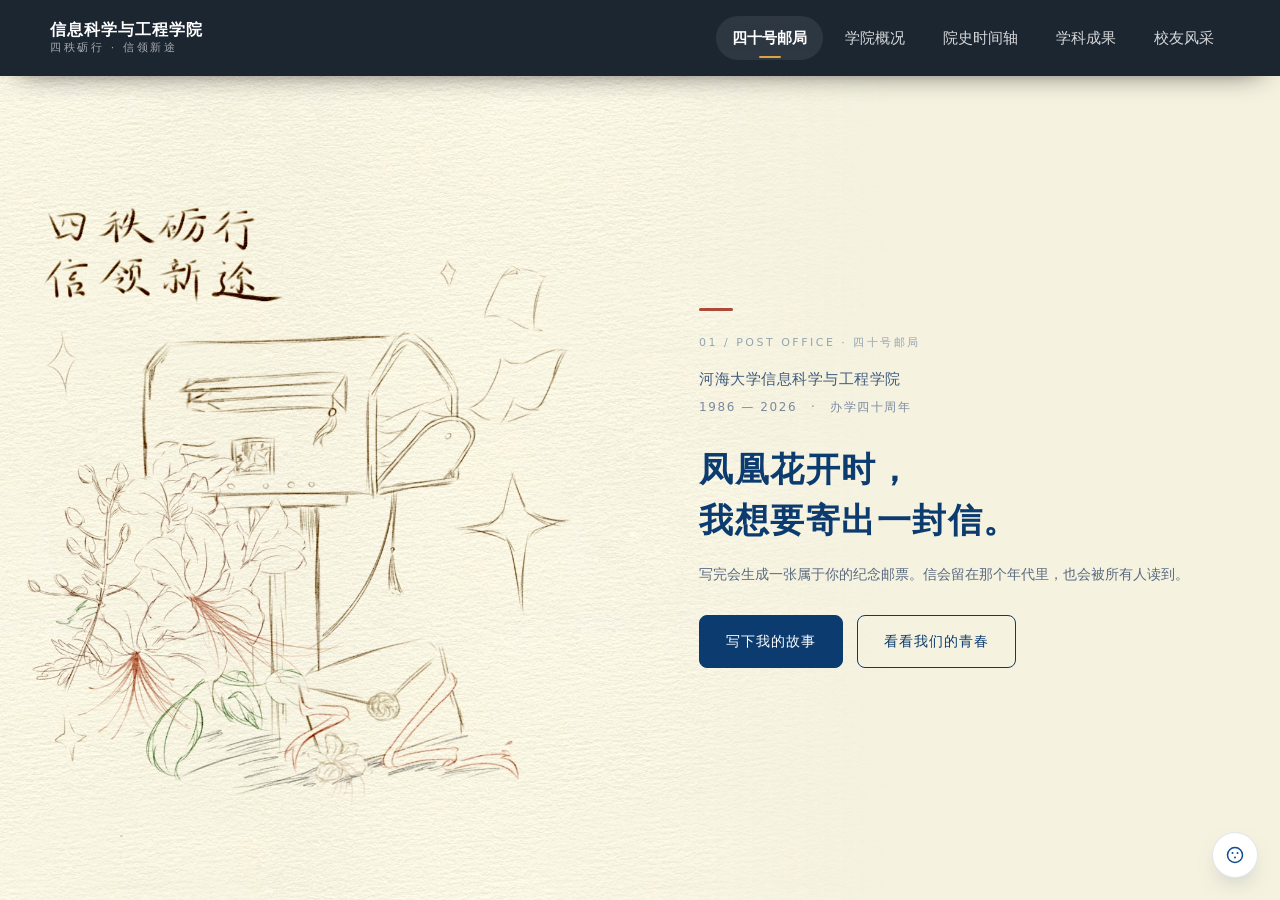
<file: index.html>
<!DOCTYPE html>
<html lang="zh-CN">
<head>
  <meta charset="UTF-8" />
  <meta name="viewport" content="width=device-width, initial-scale=1.0" />
  <title>四秩砺行 · 信领新途 ｜ 信息科学与工程学院办学四十周年</title>
  <meta name="description" content="河海大学信息科学与工程学院办学四十周年主题网站：四秩砺行，信领新途。" />
  <link rel="icon" href="images/favicon.svg" type="image/svg+xml" />
  <link rel="apple-touch-icon" href="images/apple-touch-icon.png" />
  <!-- 邮局主页那块手绘主视觉是首屏唯一的大图，但它是由 sections/postoffice.js
       注入到 DOM 的，浏览器要等脚本跑完才发现。先把地址告诉它，早点开始取 -->
  <link rel="preload" as="image" href="images/po-head-sketch.jpg" />
  <meta name="theme-color" content="#0B2239" />
  <!-- 分享卡片：微信/群里发链接时显示的那张封面图，必须用绝对地址 -->
  <meta property="og:type" content="website" />
  <meta property="og:site_name" content="四秩砺行 · 信领新途" />
  <meta property="og:title" content="四秩砺行 · 信领新途 ｜ 信息科学与工程学院办学四十周年" />
  <meta property="og:description" content="河海大学信息科学与工程学院办学四十周年：四秩砺行，信领新途。四十号邮局、院史时间轴、学科成果、校友风采。" />
  <meta property="og:url" content="https://weald-chrona.github.io/hhu-40th-postoffice/" />
  <meta property="og:image" content="https://weald-chrona.github.io/hhu-40th-postoffice/images/og-cover.jpg" />
  <meta property="og:image:width" content="1200" />
  <meta property="og:image:height" content="630" />
  <meta name="twitter:card" content="summary_large_image" />
  <link rel="stylesheet" href="css/style.css" />
  <link rel="stylesheet" href="css/assets-inline.css" />
  <!-- ↓↓↓ 各板块样式，加载顺序即层叠顺序，请勿随意调整先后顺序 ↓↓↓ -->
  <link rel="stylesheet" href="css/history.css" />
  <link rel="stylesheet" href="css/achievements.css" />
  <link rel="stylesheet" href="css/postoffice.css" />
  <link rel="stylesheet" href="css/alumni.css" />
  <link rel="stylesheet" href="css/responsive.css" />
</head>
<body class="page-home">
  <a class="skip-link" href="#main">跳到主要内容</a>
  <div class="progress" id="progress" aria-hidden="true"></div>

  <!-- ===== 导航 =====
       is-solid 直接写在标签上：删掉首页深色封面之后，导航下面是浅色板块，
       等 JS 再加这个类会闪一下透明，白底上看不清字 -->
  <header class="nav is-solid" id="nav">
    <div class="container nav-inner">
      <a class="brand" href="index.html" aria-label="返回首页">
        <span class="brand-text">
          信息科学与工程学院
          <small>四秩砺行 · 信领新途</small>
        </span>
      </a>

      <nav class="nav-links" id="navLinks" aria-label="主导航">
        <a href="#blessings" data-tab="postoffice">四十号邮局</a>
        <a href="about.html">学院概况</a>
        <a href="#history" data-tab="history">院史时间轴</a>
        <a href="#achievements" data-tab="achievements">学科成果</a>
        <a href="#alumni" data-tab="alumni">校友风采</a>
      </nav>

      <button class="nav-toggle" id="navToggle" aria-label="展开菜单"
              aria-expanded="false" aria-controls="navLinks">
        <span></span><span></span><span></span>
      </button>
    </div>
  </header>

  <main id="main">
    <!-- ===== 板块切换区：同一时刻只显示一个 data-panel =====
         外层 .panel 是切换开关，内层 #sec-xxx 才是 sections/*.js 注入内容的位置，
         所以 sections 里的文件不需要任何改动。 -->
    <div class="panel" data-panel="history">
      <!-- ===== 一、院史时间轴（内容来自 sections/history.js） ===== -->
      <div id="sec-history"></div>
    </div>

    <div class="panel" data-panel="achievements">
      <!-- ===== 二、学科成果（内容来自 sections/achievements.js） ===== -->
      <div id="sec-achievements"></div>
    </div>

    <div class="panel" data-panel="alumni">
      <!-- ===== 三、校友风采（内容来自 sections/alumni.js） ===== -->
      <div id="sec-alumni"></div>
    </div>

    <div class="panel" data-panel="postoffice">
      <!-- ===== 四、四十号邮局（内容来自 sections/postoffice.js） ===== -->
      <div id="sec-postoffice"></div>
    </div>
  </main>

  <!-- ===== 页脚 ===== -->
  <footer class="footer">
    <div class="container footer-grid">
      <div class="footer-brand">
        <div>
          <strong>信息科学与工程学院</strong>
          <p>四秩砺行 · 信领新途</p>
        </div>
      </div>

      <nav class="footer-links" aria-label="页脚导航">
        <a href="#blessings" data-tab="postoffice">四十号邮局</a>
        <a href="about.html">学院概况</a>
        <a href="#history" data-tab="history">院史时间轴</a>
        <a href="#achievements" data-tab="achievements">学科成果</a>
        <a href="#alumni" data-tab="alumni">校友风采</a>
      </nav>

      <div class="footer-meta">
        <p>江苏南京 · 河海大学江宁校区</p>
        <p>第十二届网页设计大赛参赛作品</p>
      </div>
    </div>
    <div class="container footer-bottom">
      <p>© <span id="year">2025</span> 河海大学信息科学与工程学院 · <span class="no-break">本页面为参赛演示作品</span></p>
    </div>
  </footer>

  <button class="to-top" id="toTop" aria-label="回到顶部">↑</button>

  <!-- ↓↓↓ 板块内容注入，必须在 main.js 之前加载 ↓↓↓ -->
  <script src="sections/history.js"></script>
  <script src="sections/achievements.js"></script>
  <script src="sections/alumni.js"></script>
  <script src="sections/postoffice.js"></script>

  <!-- ↓↓↓ 四十号邮局 ↓↓↓ -->
  <!-- 以前从 jsdelivr 取。国内那个源时不时上不来，一旦取不到，
       js/letters.js 会以为「没配后端」而静默退到本地演示模式 —— 页面看着正常，
       其实投的信只存在这台机器上。所以改成放进仓库、跟站点一起发。 -->
  <script src="js/vendor/supabase.min.js"></script>
  <script src="js/config.js"></script>
  <script src="js/sensitiveWords.js"></script>
  <script src="js/letters.js"></script>

  <script src="js/main.js"></script>
</body>
</html>
</file>
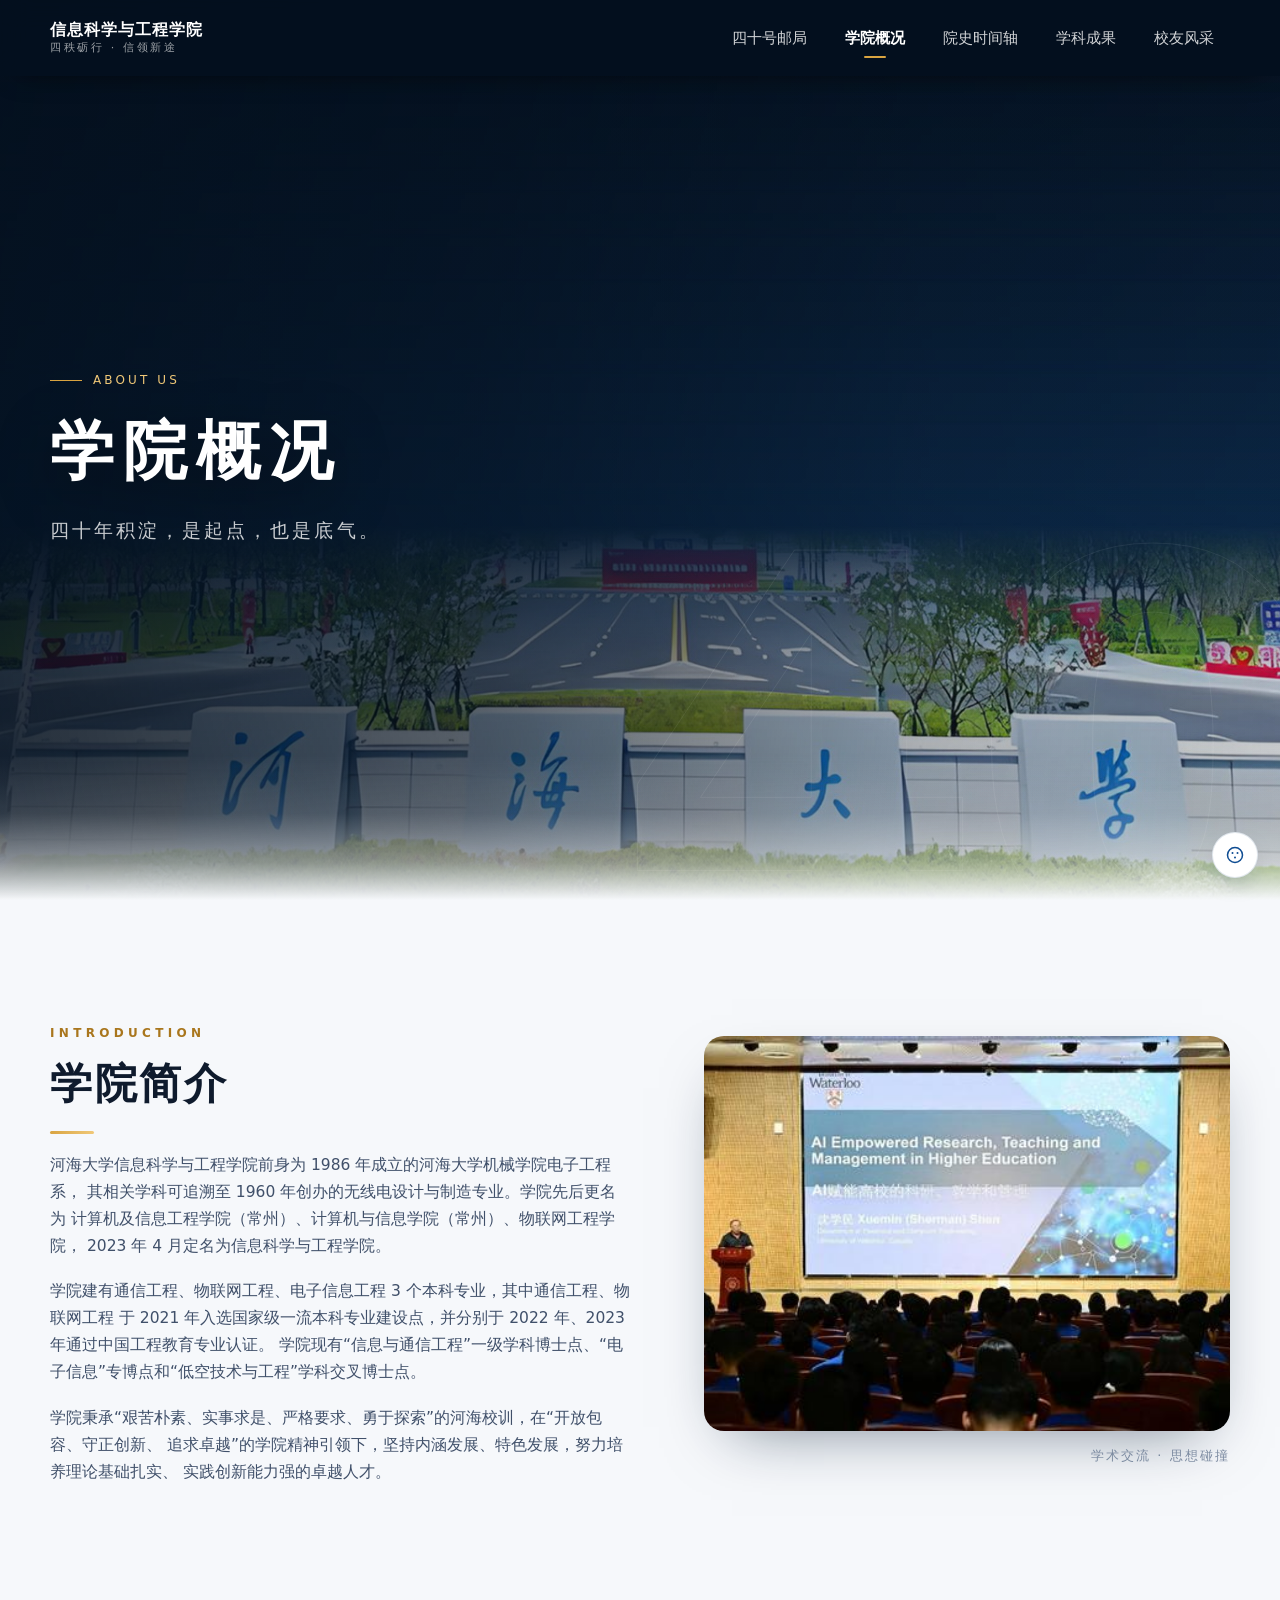
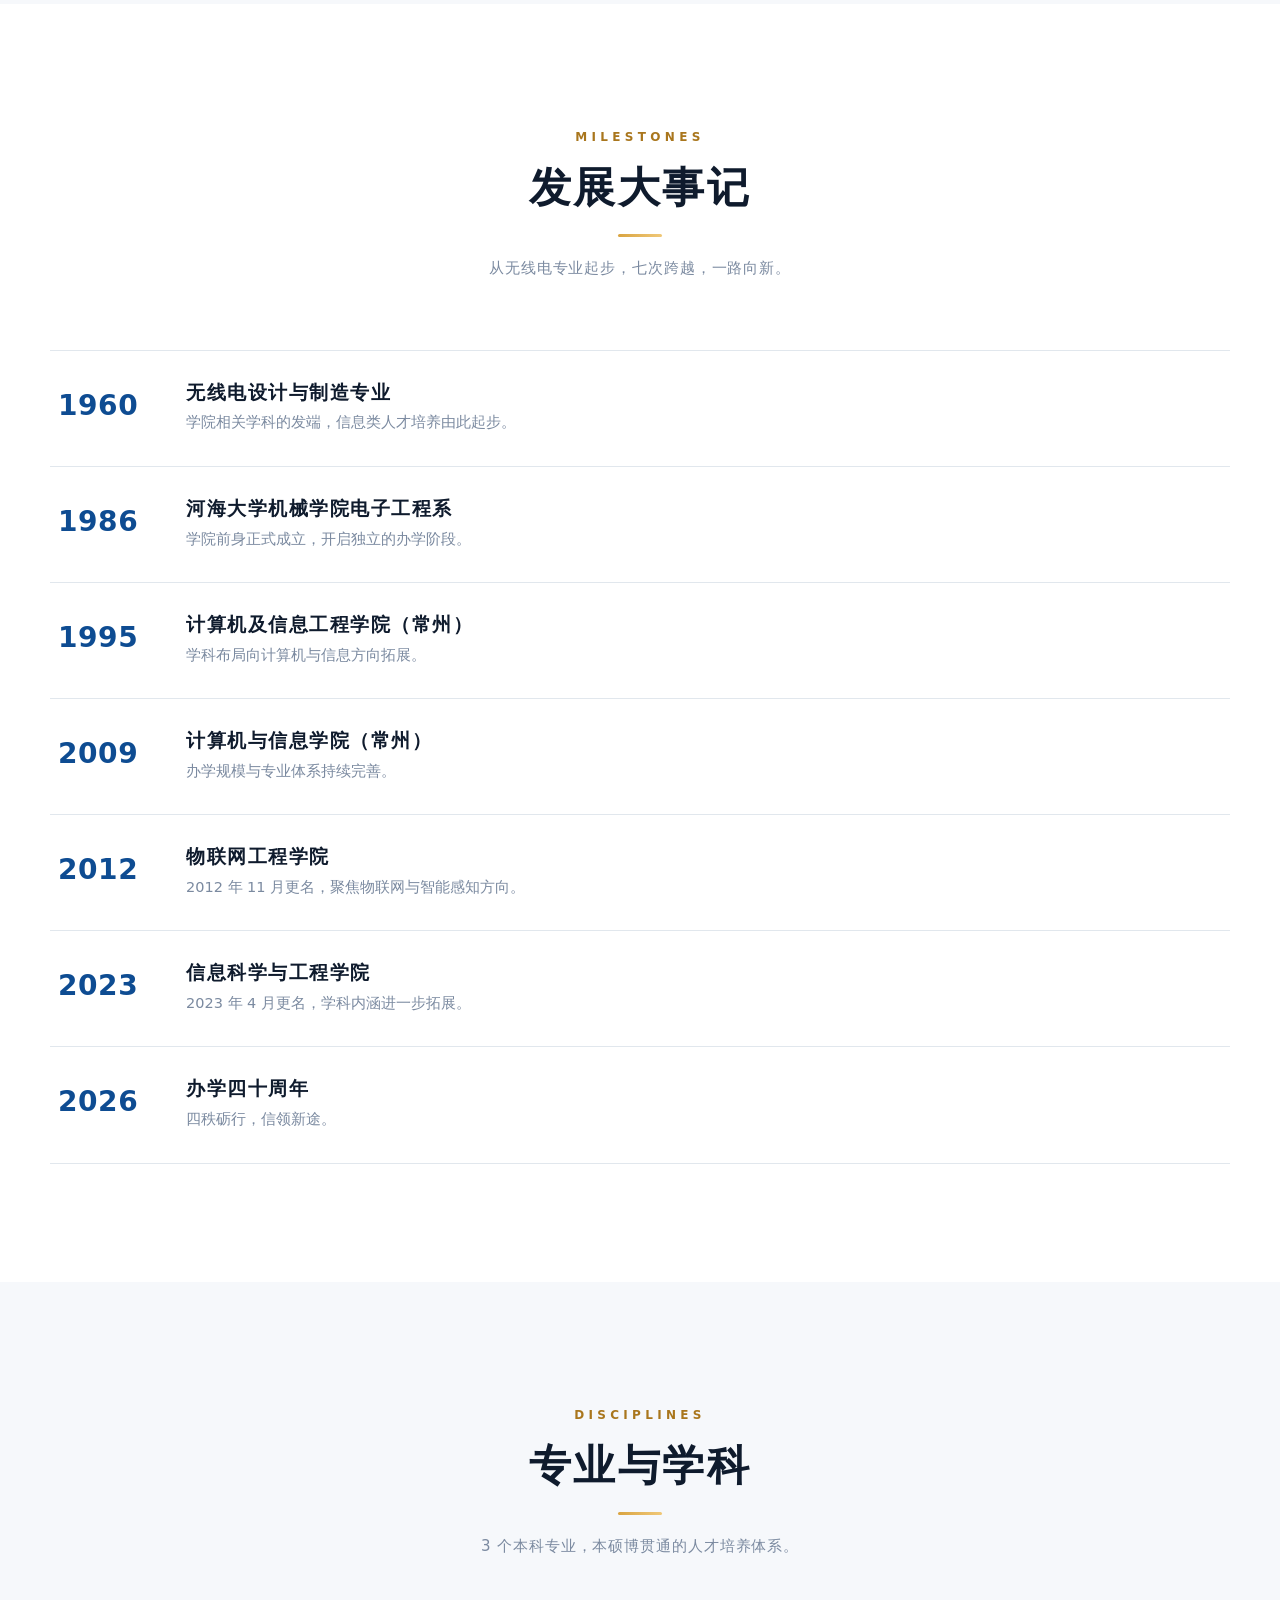
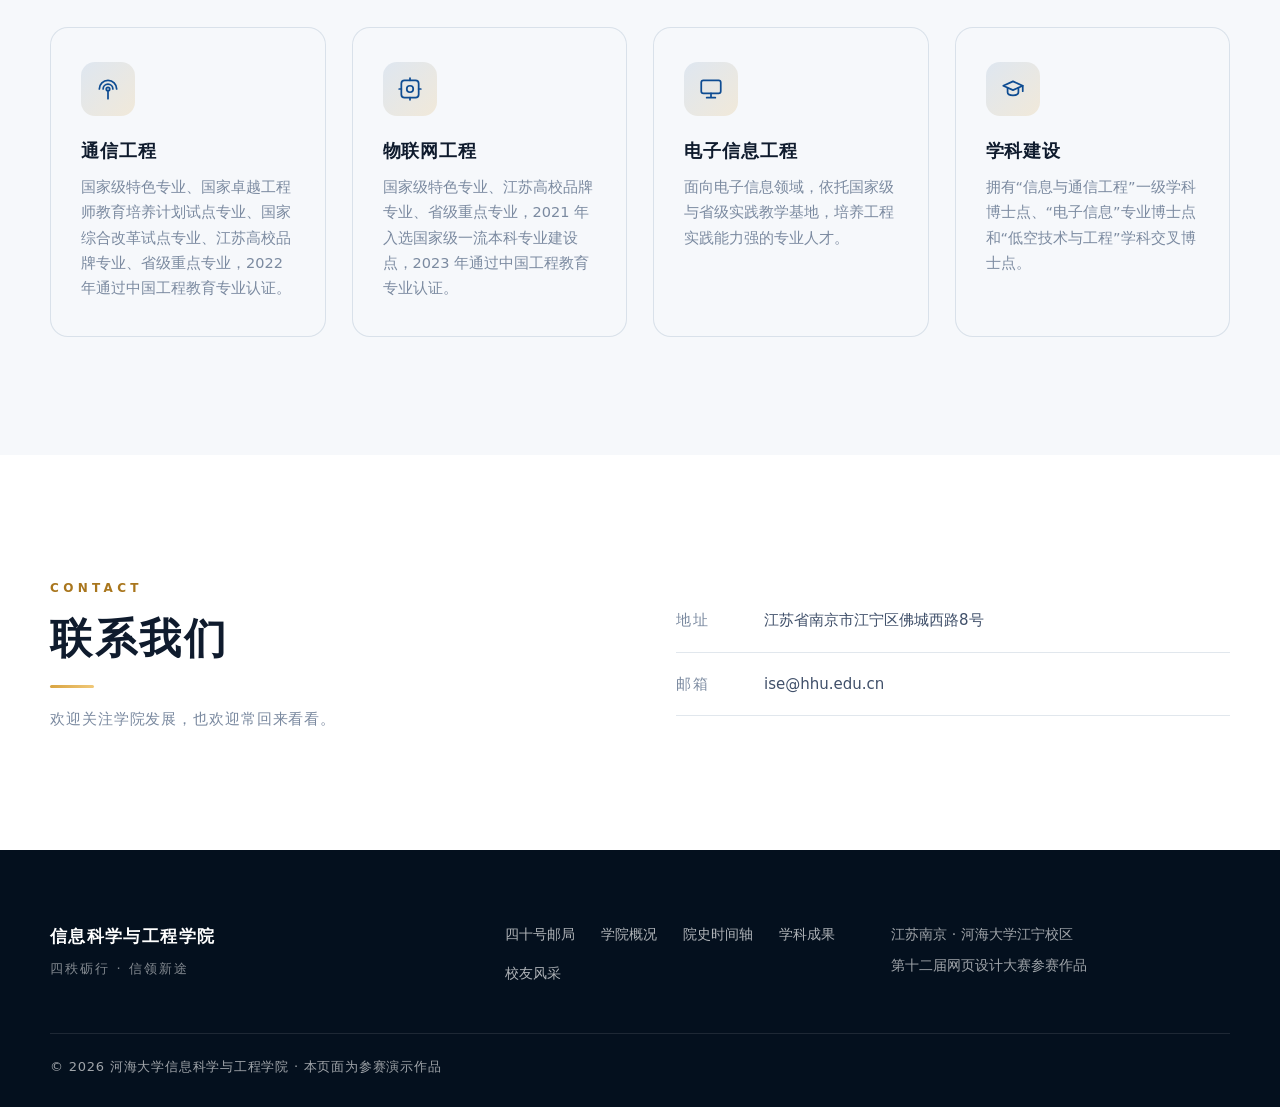
<file: about.html>
<!DOCTYPE html>
<html lang="zh-CN">
<head>
  <meta charset="UTF-8" />
  <meta name="viewport" content="width=device-width, initial-scale=1.0" />
  <title>学院概况 ｜ 四秩砺行 · 信领新途</title>
  <meta name="description" content="河海大学信息科学与工程学院概况：历史沿革、学科方向、办学成果。" />
  <link rel="icon" href="images/favicon.svg" type="image/svg+xml" />
  <link rel="apple-touch-icon" href="images/apple-touch-icon.png" />
  <meta name="theme-color" content="#0B2239" />
  <!-- 分享卡片：微信/群里发链接时显示的那张封面图，必须用绝对地址 -->
  <meta property="og:type" content="website" />
  <meta property="og:site_name" content="四秩砺行 · 信领新途" />
  <meta property="og:title" content="学院概况 ｜ 四秩砺行 · 信领新途" />
  <meta property="og:description" content="河海大学信息科学与工程学院概况：历史沿革、学科方向、办学成果。" />
  <meta property="og:url" content="https://weald-chrona.github.io/hhu-40th-postoffice/about.html" />
  <meta property="og:image" content="https://weald-chrona.github.io/hhu-40th-postoffice/images/og-cover.jpg" />
  <meta property="og:image:width" content="1200" />
  <meta property="og:image:height" content="630" />
  <meta name="twitter:card" content="summary_large_image" />
  <link rel="stylesheet" href="css/style.css" />
  <!-- 拆板块的时候这两份被漏掉了：assets-inline 给 .hero-bg 供图，
       responsive 管窄屏单栏，少了它们 hero 发灰、手机上两栏挤一行 -->
  <link rel="stylesheet" href="css/assets-inline.css" />
  <link rel="stylesheet" href="css/responsive.css" />
</head>
<body class="page-about">
  <a class="skip-link" href="#main">跳到主要内容</a>
  <div class="progress" id="progress" aria-hidden="true"></div>

  <!-- ===== 导航 ===== -->
  <header class="nav is-solid" id="nav">
    <div class="container nav-inner">
      <a class="brand" href="index.html" aria-label="返回首页">
        <span class="brand-text">
          信息科学与工程学院
          <small>四秩砺行 · 信领新途</small>
        </span>
      </a>

      <nav class="nav-links" id="navLinks" aria-label="主导航">
        <a href="index.html#blessings">四十号邮局</a>
        <a href="about.html" aria-current="page">学院概况</a>
        <a href="index.html#history">院史时间轴</a>
        <a href="index.html#achievements">学科成果</a>
        <a href="index.html#alumni">校友风采</a>
      </nav>

      <button class="nav-toggle" id="navToggle" aria-label="展开菜单"
              aria-expanded="false" aria-controls="navLinks">
        <span></span><span></span><span></span>
      </button>
    </div>
  </header>

  <main id="main">
    <!-- ===== 页面 Banner ===== -->
    <section class="hero hero--page">
      <div class="hero-bg" aria-hidden="true"></div>
      <div class="hero-overlay" aria-hidden="true"></div>
      <div class="container hero-content">
        <p class="hero-kicker">ABOUT US</p>
        <h1 class="hero-title hero-title--page">学院概况</h1>
        <p class="hero-sub">四十年积淀，是起点，也是底气。</p>
      </div>
    </section>

        <!-- ===== 学院简介 ===== -->
    <section class="section">
      <div class="container about-intro">
        <div class="about-text reveal">
          <span class="section-kicker">INTRODUCTION</span>
          <h2 class="section-title">学院简介</h2>
          <p>
            河海大学信息科学与工程学院前身为 1986 年成立的河海大学机械学院电子工程系，
            其相关学科可追溯至 1960 年创办的无线电设计与制造专业。学院先后更名为
            计算机及信息工程学院（常州）、计算机与信息学院（常州）、物联网工程学院，
            2023 年 4 月定名为信息科学与工程学院。
          </p>
          <p>
            学院建有通信工程、物联网工程、电子信息工程 3 个本科专业，其中通信工程、物联网工程
            于 2021 年入选国家级一流本科专业建设点，并分别于 2022 年、2023 年通过中国工程教育专业认证。
            学院现有“信息与通信工程”一级学科博士点、“电子信息”专博点和“低空技术与工程”学科交叉博士点。
          </p>
          <p>
            学院秉承“艰苦朴素、实事求是、严格要求、勇于探索”的河海校训，在“开放包容、守正创新、
            追求卓越”的学院精神引领下，坚持内涵发展、特色发展，努力培养理论基础扎实、
            实践创新能力强的卓越人才。
          </p>
        </div>

        

        <figure class="about-figure reveal">
          <img src="[data-uri]" alt="国际学术报告现场" loading="lazy" />
          <figcaption>学术交流 · 思想碰撞</figcaption>
        </figure>
      </div>
    </section>

        <!-- ===== 发展大事记 ===== -->
    <section class="section section--alt">
      <div class="container">
        <div class="section-head reveal">
          <span class="section-kicker">MILESTONES</span>
          <h2 class="section-title">发展大事记</h2>
          <p class="section-desc">从无线电专业起步，七次跨越，一路向新。</p>
        </div>

        <div class="milestones">
          <article class="milestone reveal">
            <span class="milestone-year">1960</span>
            <div>
              <h3>无线电设计与制造专业</h3>
              <p>学院相关学科的发端，信息类人才培养由此起步。</p>
            </div>
          </article>
          <article class="milestone reveal">
            <span class="milestone-year">1986</span>
            <div>
              <h3>河海大学机械学院电子工程系</h3>
              <p>学院前身正式成立，开启独立的办学阶段。</p>
            </div>
          </article>
          <article class="milestone reveal">
            <span class="milestone-year">1995</span>
            <div>
              <h3>计算机及信息工程学院（常州）</h3>
              <p>学科布局向计算机与信息方向拓展。</p>
            </div>
          </article>
          <article class="milestone reveal">
            <span class="milestone-year">2009</span>
            <div>
              <h3>计算机与信息学院（常州）</h3>
              <p>办学规模与专业体系持续完善。</p>
            </div>
          </article>
          <article class="milestone reveal">
            <span class="milestone-year">2012</span>
            <div>
              <h3>物联网工程学院</h3>
              <p>2012 年 11 月更名，聚焦物联网与智能感知方向。</p>
            </div>
          </article>
          <article class="milestone reveal">
            <span class="milestone-year">2023</span>
            <div>
              <h3>信息科学与工程学院</h3>
              <p>2023 年 4 月更名，学科内涵进一步拓展。</p>
            </div>
          </article>
          <article class="milestone reveal">
            <span class="milestone-year">2026</span>
            <div>
              <h3>办学四十周年</h3>
              <p>四秩砺行，信领新途。</p>
            </div>
          </article>
        </div>
      </div>
    </section>

        <!-- ===== 专业与学科 ===== -->
    <section class="section">
      <div class="container">
        <div class="section-head reveal">
          <span class="section-kicker">DISCIPLINES</span>
          <h2 class="section-title">专业与学科</h2>
          <p class="section-desc">3 个本科专业，本硕博贯通的人才培养体系。</p>
        </div>

        <div class="cards">
          <article class="card reveal">
            <span class="card-icon" aria-hidden="true">
              <svg viewBox="0 0 24 24" fill="none" stroke="currentColor" stroke-width="1.6"
                   stroke-linecap="round" stroke-linejoin="round">
                <path d="M4 12a8 8 0 0 1 16 0"/>
                <path d="M7.5 12a4.5 4.5 0 0 1 9 0"/>
                <circle cx="12" cy="12" r="1.6"/>
                <path d="M12 13.6V21"/>
              </svg>
            </span>
            <h3>通信工程</h3>
            <p>国家级特色专业、国家卓越工程师教育培养计划试点专业、国家综合改革试点专业、江苏高校品牌专业、省级重点专业，2022 年通过中国工程教育专业认证。</p>
          </article>

          <article class="card reveal">
            <span class="card-icon" aria-hidden="true">
              <svg viewBox="0 0 24 24" fill="none" stroke="currentColor" stroke-width="1.6"
                   stroke-linecap="round" stroke-linejoin="round">
                <rect x="4" y="4" width="16" height="16" rx="3"/>
                <circle cx="12" cy="12" r="3"/>
                <path d="M12 2v2M12 20v2M2 12h2M20 12h2"/>
              </svg>
            </span>
            <h3>物联网工程</h3>
            <p>国家级特色专业、江苏高校品牌专业、省级重点专业，2021 年入选国家级一流本科专业建设点，2023 年通过中国工程教育专业认证。</p>
          </article>

          <article class="card reveal">
            <span class="card-icon" aria-hidden="true">
              <svg viewBox="0 0 24 24" fill="none" stroke="currentColor" stroke-width="1.6"
                   stroke-linecap="round" stroke-linejoin="round">
                <rect x="3" y="4" width="18" height="12" rx="2"/>
                <path d="M8 20h8M12 16v4"/>
              </svg>
            </span>
            <h3>电子信息工程</h3>
            <p>面向电子信息领域，依托国家级与省级实践教学基地，培养工程实践能力强的专业人才。</p>
          </article>

          <article class="card reveal">
            <span class="card-icon" aria-hidden="true">
              <svg viewBox="0 0 24 24" fill="none" stroke="currentColor" stroke-width="1.6"
                   stroke-linecap="round" stroke-linejoin="round">
                <path d="M3 9l9-4 9 4-9 4-9-4z"/>
                <path d="M7 11.2V15c0 1.6 2.2 2.8 5 2.8s5-1.2 5-2.8v-3.8"/>
                <path d="M21 9v5"/>
              </svg>
            </span>
            <h3>学科建设</h3>
            <p>拥有“信息与通信工程”一级学科博士点、“电子信息”专业博士点和“低空技术与工程”学科交叉博士点。</p>
          </article>
        </div>
      </div>
    </section>

        <!-- ===== 联系方式 ===== -->
    <section class="section section--alt">
      <div class="container contact">
        <div class="reveal">
          <span class="section-kicker">CONTACT</span>
          <h2 class="section-title">联系我们</h2>
          <p class="section-desc">欢迎关注学院发展，也欢迎常回来看看。</p>
        </div>

        <ul class="info-list reveal">
          <li><span>地址</span>江苏省南京市江宁区佛城西路8号</li>
          <li><span>邮箱</span>ise@hhu.edu.cn</li>
        </ul>
      </div>
    </section>
  </main>

  <!-- ===== 页脚 ===== -->
  <footer class="footer">
    <div class="container footer-grid">
      <div class="footer-brand">
        <div>
          <strong>信息科学与工程学院</strong>
          <p>四秩砺行 · 信领新途</p>
        </div>
      </div>

      <nav class="footer-links" aria-label="页脚导航">
        <a href="index.html#blessings">四十号邮局</a>
        <a href="about.html">学院概况</a>
        <a href="index.html#history">院史时间轴</a>
        <a href="index.html#achievements">学科成果</a>
        <a href="index.html#alumni">校友风采</a>
      </nav>

      <div class="footer-meta">
        <p>江苏南京 · 河海大学江宁校区</p>
        <p>第十二届网页设计大赛参赛作品</p>
      </div>
    </div>
    <div class="container footer-bottom">
      <p>© <span id="year">2025</span> 河海大学信息科学与工程学院 · <span class="no-break">本页面为参赛演示作品</span></p>
    </div>
  </footer>

  <button class="to-top" id="toTop" aria-label="回到顶部">↑</button>

  <script src="js/main.js"></script>
</body>
</html>
</file>
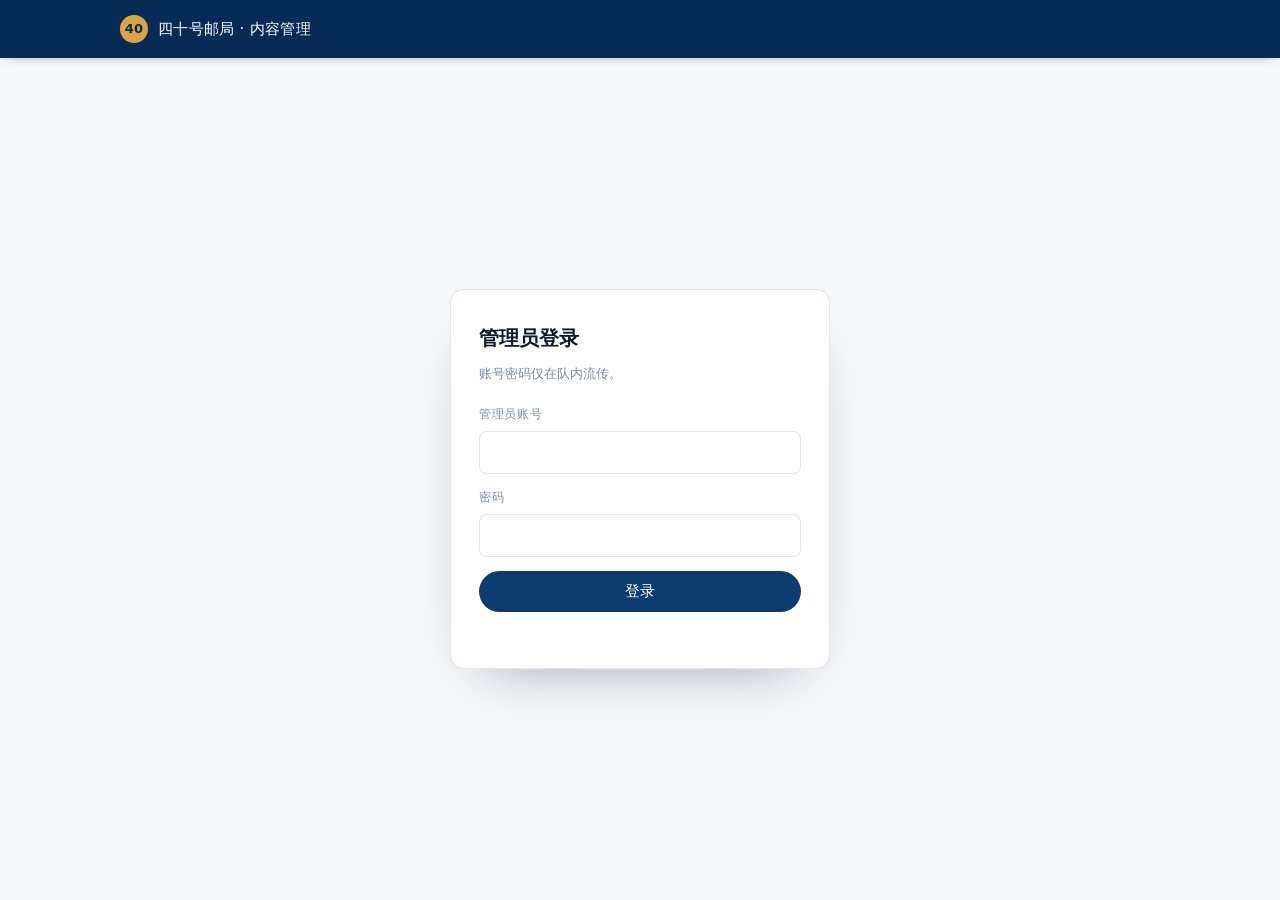
<file: admin.html>
<!DOCTYPE html>
<html lang="zh-CN">
<head>
  <meta charset="UTF-8" />
  <meta name="viewport" content="width=device-width, initial-scale=1.0" />
  <meta name="robots" content="noindex, nofollow" />
  <title>四十号邮局 · 内容管理</title>
  <link rel="stylesheet" href="css/admin.css" />
</head>
<body>

  <!-- ============ 顶栏 ============ -->
  <header class="ad-top">
    <div class="ad-inner">
      <span class="ad-brand">
        <b>40</b>
        四十号邮局 · 内容管理
      </span>
      <div class="ad-who" id="adWho" hidden>
        <span id="adEmail"></span>
        <button class="ad-btn ad-btn--ghost" id="adLogout" type="button">退出</button>
      </div>
    </div>
  </header>

  <!-- ============ 登录 ============ -->
  <section class="ad-login" id="adLogin">
    <form class="ad-login-card" id="adLoginForm">
      <h1>管理员登录</h1>
      <p class="ad-sub">账号密码仅在队内流传。</p>

      <label class="ad-field">
        <span>管理员账号</span>
        <input id="adUser" type="text" inputmode="numeric" autocomplete="username" required />
      </label>

      <label class="ad-field">
        <span>密码</span>
        <input id="adPass" type="password" autocomplete="current-password" required />
      </label>

      <button class="ad-btn ad-btn--main" id="adLoginBtn" type="submit">登录</button>
      <p class="ad-msg" id="adLoginMsg" role="status"></p>
    </form>
  </section>

  <!-- ============ 主体 ============ -->
  <main class="ad-main" id="adMain" hidden>

    <nav class="ad-tabs" id="adTabs">
      <button class="ad-tab is-on" type="button" data-tab="letters">信件审核</button>
      <button class="ad-tab" type="button" data-tab="words">屏蔽词库</button>
    </nav>

    <!-- ---------- 信件 ---------- -->
    <section data-pane="letters">
      <div class="ad-filter">
        <label class="ad-field ad-field--inline">
          <span>信箱</span>
          <select id="adBox"><option value="">全部</option></select>
        </label>

        <label class="ad-field ad-field--inline">
          <span>状态</span>
          <select id="adStatus">
            <option value="">全部</option>
            <option value="ok">正常展示</option>
            <option value="hidden">已下架</option>
          </select>
        </label>

        <label class="ad-field ad-field--grow">
          <span>搜索</span>
          <input id="adSearch" type="search" placeholder="署名或内容里的词" />
        </label>

        <button class="ad-btn ad-btn--ghost" id="adReload" type="button">刷新</button>
      </div>

      <p class="ad-note" id="adCount">正在加载……</p>
      <div class="ad-list" id="adList"></div>
    </section>

    <!-- ---------- 词库 ---------- -->
    <section data-pane="words" hidden>
      <p class="ad-note">
        这里加的词会立刻用于前端的即时拦截（访客刷新页面生效）。
        两个字母的缩写（sb、nmsl）建议直接加，但要注意误伤 ——
        系统内置了「缩写 + 骂的对象」的组合规则，以及「妈妈」「爸妈」这类保护词。
      </p>

      <form class="ad-word-form" id="adWordForm">
        <input id="adWordInput" type="text" maxlength="40" placeholder="要屏蔽的词，比如：某培训机构" required />
        <input id="adWordNote" type="text" maxlength="40" placeholder="备注（可空）：广告 / 辱骂 / 违规" />
        <button class="ad-btn ad-btn--main" type="submit">添加</button>
      </form>

      <p class="ad-msg" id="adWordMsg" role="status"></p>
      <div class="ad-words" id="adWordList"></div>
    </section>

  </main>

  <!-- 跟首页一样，改用仓库里那一份，不再依赖 jsdelivr -->
  <script src="js/vendor/supabase.min.js"></script>
  <script src="js/config.js"></script>
  <script src="js/admin.js"></script>
</body>
</html>
</file>
<file: css/style.css>
/* =========================================================
   四秩砺行 · 信领新途
   河海大学信息科学与工程学院 · 第十二届网页设计大赛
   纯原生 HTML / CSS / JavaScript，无任何第三方依赖
   ========================================================= */

/* ---------- 1. 变量与基础 ---------- */
:root {
  --blue-900: #04101e;
  --blue-800: #072b55;
  --blue-700: #0b3b6f;
  --blue-600: #0e4c92;
  --blue-400: #2e7bc4;
  --gold: #d9a441;
  --gold-soft: #f0c878;
  --gold-deep: #a9761d;
  --ink: #0f1b2d;
  --text: #40506a;
  --muted: #7b8aa0;
  --line: rgba(11, 59, 111, 0.12);
  --bg: #f6f8fb;
  --white: #ffffff;
  --radius: 18px;
  --shadow-sm: 0 6px 20px -10px rgba(6, 27, 51, 0.35);
  --shadow: 0 24px 60px -28px rgba(6, 27, 51, 0.55);
  --nav-bg: rgba(4, 16, 30, 0.9);
  /* 照片上那层压暗的底色，写成 RGB 三元组好调透明度。
     以前直接把 4,16,30 抄在渐变里，换主题时导航变了、蒙版还是深蓝，两截色差明显。
     每个主题在同名变量里报一遍自己的最深色。 */
  --veil-rgb: 4, 16, 30;
  --nav-ink: rgba(255, 255, 255, 0.82);
  --nav-ink-hover: #ffffff;
  --nav-hover-bg: rgba(255, 255, 255, 0.08);
  --maxw: 1180px;
  --nav-h: 76px;
}

*,
*::before,
*::after {
  box-sizing: border-box;
}

html {
  scroll-behavior: smooth;
  -webkit-text-size-adjust: 100%;
}

body {
  margin: 0;
  font-family: "PingFang SC", "Microsoft YaHei", "Hiragino Sans GB",
    "Source Han Sans SC", system-ui, -apple-system, "Segoe UI", sans-serif;
  color: var(--text);
  background: var(--bg);
  line-height: 1.75;
  -webkit-font-smoothing: antialiased;
  overflow-x: hidden;
}

img {
  max-width: 100%;
  display: block;
}

a {
  color: inherit;
  text-decoration: none;
}

h1, h2, h3 {
  margin: 0;
  color: var(--ink);
  line-height: 1.25;
  font-weight: 800;
}

p {
  margin: 0;
}

ul, ol {
  margin: 0;
  padding: 0;
  list-style: none;
}

button {
  font: inherit;
  color: inherit;
  border: none;
  background: none;
  cursor: pointer;
}

:focus-visible {
  outline: 3px solid var(--gold);
  outline-offset: 3px;
  border-radius: 4px;
}

.container {
  width: min(100% - 48px, var(--maxw));
  margin-inline: auto;
}

.skip-link {
  position: absolute;
  top: -60px;
  left: 24px;
  z-index: 999;
  padding: 10px 20px;
  background: var(--gold);
  color: #241a06;
  border-radius: 0 0 8px 8px;
  transition: top 0.25s;
}

.skip-link:focus {
  top: 0;
}

/* ---------- 2. 顶部滚动进度条 ---------- */
.progress {
  position: fixed;
  inset: 0 auto auto 0;
  height: 3px;
  width: 0;
  z-index: 999;
  background: linear-gradient(90deg, var(--gold), var(--blue-400));
  transition: width 0.1s linear;
}

/* ---------- 3. 导航 ---------- */
.nav {
  position: fixed;
  inset: 0 0 auto 0;
  z-index: 900;
  transition: background 0.35s ease, box-shadow 0.35s ease, padding 0.35s ease;
}

.nav.is-scrolled {
  background: var(--nav-bg);
  backdrop-filter: blur(14px);
  -webkit-backdrop-filter: blur(14px);
  box-shadow: 0 12px 30px -20px rgba(0, 0, 0, 0.9);
}

/* 切到板块后页面回到顶部，此时滚动监听会把 is-scrolled 摘掉，
   导航变透明会盖在浅色板块上看不清，所以用 is-solid 常驻实心 */
.nav.is-solid {
  background: var(--nav-bg);
  backdrop-filter: blur(14px);
  -webkit-backdrop-filter: blur(14px);
  box-shadow: 0 12px 30px -20px rgba(0, 0, 0, 0.9);
}

.nav-inner {
  height: var(--nav-h);
  display: flex;
  align-items: center;
  justify-content: space-between;
  gap: 24px;
}

.brand {
  display: flex;
  align-items: center;
  gap: 14px;
  color: #fff;
}

.brand-text {
  display: flex;
  flex-direction: column;
  font-size: 16px;
  font-weight: 700;
  letter-spacing: 0.06em;
  line-height: 1.3;
}

.brand-text small {
  font-size: 11px;
  font-weight: 400;
  letter-spacing: 0.24em;
  color: rgba(255, 255, 255, 0.6);
}

.nav-links {
  display: flex;
  align-items: center;
  gap: 6px;
}

.nav-links a {
  position: relative;
  padding: 9px 16px;
  font-size: 15px;
  color: var(--nav-ink);
  border-radius: 999px;
  transition: color 0.25s, background 0.25s;
}

.nav-links a::after {
  content: "";
  position: absolute;
  left: 50%;
  bottom: 2px;
  width: 0;
  height: 2px;
  border-radius: 2px;
  background: var(--gold);
  transform: translateX(-50%);
  transition: width 0.3s ease;
}

.nav-links a:hover {
  color: var(--nav-ink-hover);
  background: var(--nav-hover-bg);
}

.nav-links a:hover::after {
  width: 22px;
}

.nav-links a[aria-current="page"] {
  color: #fff;
  font-weight: 600;
}

.nav-links a[aria-current="page"]::after {
  width: 22px;
}

.nav-toggle {
  display: none;
  width: 44px;
  height: 44px;
  border-radius: 12px;
  border: 1px solid rgba(255, 255, 255, 0.25);
  padding: 12px 10px;
  flex-direction: column;
  justify-content: space-between;
}

.nav-toggle span {
  display: block;
  height: 2px;
  width: 100%;
  border-radius: 2px;
  background: #fff;
  transition: transform 0.3s, opacity 0.3s;
}

.nav-toggle.is-open span:nth-child(1) {
  transform: translateY(7px) rotate(45deg);
}

.nav-toggle.is-open span:nth-child(2) {
  opacity: 0;
}

.nav-toggle.is-open span:nth-child(3) {
  transform: translateY(-7px) rotate(-45deg);
}

/* ---------- 4. 主视觉 ---------- */
.hero {
  position: relative;
  min-height: 100vh;
  display: grid;
  align-items: center;
  padding: calc(var(--nav-h) + 40px) 0 120px;
  overflow: hidden;
  isolation: isolate;
}

.hero--page {
  /* 底部白渐变的高度，手机端会改小一点 */
  --hero-fade: 16%;
  /* 占满整屏，标题靠 grid 居中；手机用它的小视口高度，免得地址栏收起时跳 */
  min-height: 100vh;
  min-height: 100svh;
  padding: calc(var(--nav-h) + 24px) 0 90px;
}

/* 满屏后照片比原来铺得高，按原取景会露出太多深蓝天空，往下压一点把校门留住 */
.hero--page .hero-bg {
  background-position: center 74%;
  transform: scale(1.12) translateY(-2%);
}

/* 手机竖屏：这张横图 55% 是深蓝天空，铺满是压不下去的（图高≈容器高，
   改 background-position 无效）。改成照片只占下半屏，上半用同色深蓝接住，
   照片上缘再盖一层深蓝渐变融进去，标题就压在干净的深底上 */
@media (max-width: 900px) {
  .hero--page {
    background: rgb(var(--veil-rgb));
  }

  .hero--page .hero-bg {
    inset: auto 0 0 0;
    height: 64%;
    /* 底部对齐：裁掉的是上方天空（本来就要被渐变吃掉），校名石留在画面里 */
    background-position: center bottom;
    transform: none;
    /* 照片不带 transform 缩放，那条推进动画只属于桌面取景 */
    animation: none;
  }

  /* 照片上缘融进上方深蓝，不留一道横边 */
  .hero--page .hero-bg::after {
    content: "";
    position: absolute;
    left: 0;
    right: 0;
    top: 0;
    height: 34%;
    background: linear-gradient(
      to bottom,
      rgb(var(--veil-rgb)) 0%,
      rgba(var(--veil-rgb), 0.72) 46%,
      rgba(var(--veil-rgb), 0) 100%
    );
  }

  /* 照片只占下半，底部白渐变按 hero 全高算会偏厚，压到校名石，改薄一点 */
  .hero--page {
    --hero-fade: 11%;
  }

  /* 手机上照片占的面积大、又紧挨着标题，那层染色得加重才压得住天空本色 */
  [data-theme] .hero-overlay::before {
    background: rgba(var(--veil-rgb), 0.5);
  }
}

/* 手机窄屏：横图在竖屏里只剩中间一条，换成居中竖裁的版本（640×900，
   裁掉了上方天空）。只露中间两块校名石，但大道纵深完整、有取景感 */
@media (max-width: 700px) {
  .hero--page .hero-bg {
    background-image: url("../images/hero-gate-mobile.jpg");
    height: 64%;
    background-position: center bottom;
  }
}

/* ===== 学院概况页开场动画 =====
   三行文字依次从下方滑入；照片缓慢推进一点，进场有呼吸感。
   hero 就在首屏，页面一打开就播，不需要 IntersectionObserver。
   尊重系统的减少动态效果设置（见文件底部那组 media query）。 */
@keyframes hero-rise {
  from {
    opacity: 0;
    transform: translateY(30px);
  }
  to {
    opacity: 1;
    transform: translateY(0);
  }
}

@keyframes hero-bg-drift {
  from {
    transform: scale(1.19) translateY(-2%);
  }
  to {
    transform: scale(1.12) translateY(-2%);
  }
}

.hero--page .hero-kicker,
.hero--page .hero-title,
.hero--page .hero-sub {
  animation: hero-rise 0.85s cubic-bezier(0.22, 1, 0.36, 1) both;
}

.hero--page .hero-kicker {
  animation-delay: 0.12s;
}

.hero--page .hero-title {
  animation-delay: 0.28s;
}

.hero--page .hero-sub {
  animation-delay: 0.44s;
}

/* 照片从略大缓缓收到取景位置；手机端照片不带 transform，直接不播 */
.hero--page .hero-bg {
  animation: hero-bg-drift 5.5s cubic-bezier(0.22, 1, 0.36, 1) both;
}

/* 照片下缘别硬切一道边：盖一层从透明到 --bg 的渐变，让图自己淡进白底。
   只对 .hero--page 生效，首页那个 hero 没有这一层。
   这里的 rgba 数值要和 :root 的 --bg(#f6f8fb) 保持一致。 */
.hero--page::before {
  content: "";
  position: absolute;
  left: 0;
  right: 0;
  bottom: 0;
  height: var(--hero-fade);
  z-index: -1;
  pointer-events: none;
  background: linear-gradient(
    to bottom,
    rgba(246, 248, 251, 0) 0%,
    rgba(246, 248, 251, 0.12) 40%,
    rgba(246, 248, 251, 0.5) 74%,
    var(--bg) 100%
  );
}


.hero-overlay {
  position: absolute;
  inset: 0;
  z-index: -2;
  background:
    linear-gradient(
      90deg,
      rgba(var(--veil-rgb), 0.84) 0%,
      rgba(var(--veil-rgb), 0.58) 38%,
      rgba(var(--veil-rgb), 0.16) 72%,
      rgba(var(--veil-rgb), 0.02) 100%
    ),
    linear-gradient(180deg, rgba(var(--veil-rgb), 0.26) 0%, rgba(var(--veil-rgb), 0.08) 55%, rgba(var(--veil-rgb), 0.28) 100%);
}

/* 横向渐变右半边几乎透明，照片自己的天空就露出来了。默认主题的天空本来就是深蓝，
   跟蒙版一个颜色，接得住；换成绿、粉、棕这些主题，那一片还是蓝的，跟左边对不上。
   所以有主题时把右半边也压厚一点，再加一层很淡的整片染色。
   两张叠起来之后，整块底色都是一个色系，照片只剩个淡淡的影。
   默认主题不套这一层，保持原来的观感。 */
[data-theme] .hero-overlay {
  background:
    linear-gradient(
      90deg,
      rgba(var(--veil-rgb), 0.84) 0%,
      rgba(var(--veil-rgb), 0.66) 38%,
      rgba(var(--veil-rgb), 0.46) 72%,
      rgba(var(--veil-rgb), 0.34) 100%
    ),
    linear-gradient(180deg, rgba(var(--veil-rgb), 0.26) 0%, rgba(var(--veil-rgb), 0.08) 55%, rgba(var(--veil-rgb), 0.28) 100%);
}

[data-theme] .hero-overlay::before {
  content: "";
  position: absolute;
  inset: 0;
  background: rgba(var(--veil-rgb), 0.3);
}

.hero::after {
  content: "40";
  position: absolute;
  right: -3%;
  bottom: -14%;
  z-index: -1;
  font-size: clamp(220px, 42vw, 620px);
  font-weight: 900;
  line-height: 1;
  letter-spacing: -0.04em;
  color: transparent;
  -webkit-text-stroke: 1px rgba(255, 255, 255, 0.07);
  pointer-events: none;
  user-select: none;
}

.hero-content {
  position: relative;
  z-index: 2;
}

.hero-kicker {
  display: inline-flex;
  align-items: center;
  gap: 11px;
  margin-bottom: 26px;
  font-size: 12px;
  letter-spacing: 0.26em;
  color: var(--gold-soft);
  text-transform: uppercase;
}

.hero-kicker::before {
  content: "";
  width: 32px;
  height: 1px;
  background: var(--gold);
}

.hero-title {
  display: flex;
  flex-direction: column;
  font-size: clamp(48px, 8.6vw, 104px);
  letter-spacing: 0.1em;
  color: #fff;
  line-height: 1.08;
  text-shadow: 0 18px 60px rgba(0, 0, 0, 0.45);
}

.hero-title--page {
  font-size: clamp(36px, 5vw, 64px);
  letter-spacing: 0.14em;
}

.hero-title span:last-child {
  color: var(--gold-soft);
}

.hero-sub {
  margin-top: 28px;
  font-size: clamp(15px, 1.5vw, 19px);
  letter-spacing: 0.16em;
  color: rgba(255, 255, 255, 0.78);
}

.hero-actions {
  display: flex;
  flex-wrap: wrap;
  gap: 16px;
  margin-top: 44px;
}

/* ---------- 5. 按钮 ---------- */
.btn {
  display: inline-flex;
  align-items: center;
  gap: 10px;
  padding: 15px 34px;
  border-radius: 999px;
  font-size: 15px;
  font-weight: 600;
  letter-spacing: 0.08em;
  transition: transform 0.25s ease, box-shadow 0.25s ease,
    background 0.25s ease, color 0.25s ease, border-color 0.25s ease;
}

.btn--primary {
  background: linear-gradient(135deg, var(--gold-soft), var(--gold));
  color: #241a06;
  box-shadow: 0 18px 34px -18px rgba(217, 164, 65, 0.9);
}

.btn--primary:hover {
  transform: translateY(-3px);
  box-shadow: 0 24px 40px -18px rgba(217, 164, 65, 0.95);
}

.btn--ghost {
  border: 1px solid rgba(255, 255, 255, 0.45);
  color: #fff;
  backdrop-filter: blur(6px);
}

.btn--ghost:hover {
  background: rgba(255, 255, 255, 0.12);
  border-color: #fff;
  transform: translateY(-3px);
}

/* ---------- 6. 向下滚动提示 ---------- */
.scroll-hint {
  position: absolute;
  left: 50%;
  bottom: 34px;
  transform: translateX(-50%);
  width: 26px;
  height: 44px;
  border: 1px solid rgba(255, 255, 255, 0.5);
  border-radius: 14px;
  display: grid;
  justify-items: center;
  padding-top: 8px;
  z-index: 3;
}

.scroll-hint span {
  width: 4px;
  height: 8px;
  border-radius: 2px;
  background: var(--gold-soft);
  animation: scrollDown 1.8s ease-in-out infinite;
}

@keyframes scrollDown {
  0% { transform: translateY(0); opacity: 1; }
  70% { transform: translateY(14px); opacity: 0; }
  100% { transform: translateY(0); opacity: 0; }
}


/* ---------- 8. 通用区块 ---------- */
.section {
  padding: 118px 0;
  scroll-margin-top: var(--nav-h);
}

.section--alt {
  background: var(--white);
}

.section-head {
  max-width: 620px;
  margin: 0 auto 68px;
  text-align: center;
}

.section-kicker {
  display: inline-block;
  margin-bottom: 14px;
  font-size: 12px;
  font-weight: 700;
  letter-spacing: 0.36em;
  color: var(--gold-deep);
  text-transform: uppercase;
}

.section-title {
  font-size: clamp(28px, 3.4vw, 42px);
  letter-spacing: 0.06em;
}

.section-title::after {
  content: "";
  display: block;
  width: 44px;
  height: 3px;
  margin: 20px auto 0;
  border-radius: 3px;
  background: linear-gradient(90deg, var(--gold), var(--gold-soft));
}

.section-desc {
  margin-top: 18px;
  font-size: 15px;
  letter-spacing: 0.06em;
  color: var(--muted);
}


/* ---------- 13. 页脚 ---------- */
.footer {
  padding: 72px 0 28px;
  background: var(--blue-900);
  color: rgba(255, 255, 255, 0.62);
}

.footer-grid {
  display: grid;
  grid-template-columns: 1.2fr 1fr 1fr;
  gap: 48px;
  align-items: start;
}

.footer-brand {
  display: flex;
  gap: 16px;
  color: #fff;
}

.footer-brand strong {
  display: block;
  font-size: 17px;
  letter-spacing: 0.08em;
}

.footer-brand p {
  margin-top: 6px;
  font-size: 13px;
  letter-spacing: 0.16em;
  color: rgba(255, 255, 255, 0.5);
}

.footer-links {
  display: flex;
  flex-wrap: wrap;
  gap: 14px 26px;
}

.footer-links a {
  font-size: 14px;
  color: rgba(255, 255, 255, 0.68);
  transition: color 0.25s;
}

.footer-links a:hover {
  color: var(--gold-soft);
}

.footer-meta p {
  font-size: 14px;
  margin-bottom: 6px;
}

.footer-bottom {
  margin-top: 48px;
  padding-top: 22px;
  border-top: 1px solid rgba(255, 255, 255, 0.1);
  font-size: 13px;
  letter-spacing: 0.06em;
}

/* 中文默认可以在任意两个字之间折行，窄屏上「参赛演示作品」被拆成
   「参赛演 / 示作品」。把这一小段绑成不可断行的整体，让它整段挪到第二行。 */
.footer-bottom .no-break {
  white-space: nowrap;
}

/* ---------- 14. 回到顶部 ---------- */
/* 右下角是主题按钮（bottom 22 + 46 高，占到 68），回到顶部往上让一层，
   两个圆之间留 16 的缝，不然会整个压在主题按钮上 */
.to-top {
  position: fixed;
  right: 26px;
  bottom: 84px;
  z-index: 800;
  width: 46px;
  height: 46px;
  border-radius: 50%;
  display: grid;
  place-items: center;
  font-size: 18px;
  color: #fff;
  background: var(--blue-600);
  box-shadow: 0 14px 30px -14px rgba(6, 27, 51, 0.9);
  opacity: 0;
  transform: translateY(16px);
  pointer-events: none;
  transition: opacity 0.35s, transform 0.35s, background 0.25s;
}

.to-top.is-visible {
  opacity: 1;
  transform: none;
  pointer-events: auto;
}

.to-top:hover {
  background: var(--gold);
  color: #241a06;
}

/* ---------- 15. 滚动入场 ---------- */
.reveal {
  opacity: 0;
  transform: translateY(44px);
  transition: opacity 0.95s cubic-bezier(0.2, 0.7, 0.2, 1),
    transform 0.95s cubic-bezier(0.2, 0.7, 0.2, 1);
}

.reveal.is-visible {
  opacity: 1;
  transform: none;
}


/* ---------- 16. 学院概况页 ---------- */
.about-intro {
  display: grid;
  grid-template-columns: 1.05fr 0.95fr;
  gap: 72px;
  align-items: center;
}

.about-text .section-title::after {
  margin-left: 0;
}

.about-text p {
  margin-top: 18px;
  font-size: 15.5px;
  color: var(--text);
}

.about-figure {
  margin: 0;
}

.about-figure img {
  width: 100%;
  aspect-ratio: 4 / 3;
  object-fit: cover;
  border-radius: 20px;
  box-shadow: var(--shadow);
}

.about-figure figcaption {
  margin-top: 14px;
  font-size: 13px;
  letter-spacing: 0.16em;
  color: var(--muted);
  text-align: right;
}

/* 专业卡片：about.html 只加载 style.css，而 .card 这一组当初随成果板块
   拆进了 achievements.css，导致图标 svg 没有尺寸、撑满整个容器（一张卡 1200px 高）。
   这里补一份同源规则，index.html 同时加载两份也不冲突。 */
.cards {
  display: grid;
  grid-template-columns: repeat(auto-fit, minmax(240px, 1fr));
  gap: 26px;
}

.card {
  padding: 34px 30px;
  background: var(--bg);
  border: 1px solid var(--line);
  border-radius: var(--radius);
  transition: transform 0.35s ease, box-shadow 0.35s ease,
    border-color 0.35s ease, background 0.35s ease;
}

.section--alt .card {
  background: var(--white);
}

.card:hover {
  transform: translateY(-8px);
  background: var(--white);
  border-color: rgba(217, 164, 65, 0.45);
  box-shadow: var(--shadow);
}

.card-icon {
  display: grid;
  place-items: center;
  width: 54px;
  height: 54px;
  margin-bottom: 24px;
  border-radius: 14px;
  background: linear-gradient(135deg, rgba(14, 76, 146, 0.1), rgba(217, 164, 65, 0.18));
  color: var(--blue-600);
}

.card-icon svg {
  width: 26px;
  height: 26px;
}

.card h3 {
  font-size: 18px;
  letter-spacing: 0.05em;
}

.card p {
  margin-top: 12px;
  font-size: 14.5px;
  color: var(--muted);
}

.milestones {
  display: grid;
  gap: 0;
}

.milestone {
  display: flex;
  align-items: flex-start;
  gap: 32px;
  padding: 30px 8px;
  border-bottom: 1px solid var(--line);
  transition: background 0.3s, padding-left 0.3s;
}

.milestone:first-child {
  border-top: 1px solid var(--line);
}

.milestone:hover {
  background: rgba(14, 76, 146, 0.04);
  padding-left: 20px;
}

.milestone-year {
  flex: 0 0 96px;
  font-size: 28px;
  font-weight: 900;
  color: var(--blue-600);
  letter-spacing: 0.02em;
}

.milestone h3 {
  font-size: 19px;
  letter-spacing: 0.08em;
}

.milestone p {
  margin-top: 6px;
  font-size: 14.5px;
  color: var(--muted);
}

.contact {
  display: grid;
  grid-template-columns: 1fr 1fr;
  gap: 72px;
  align-items: center;
}

.contact .section-title::after {
  margin-left: 0;
}

.info-list li {
  display: flex;
  gap: 24px;
  padding: 18px 0;
  border-bottom: 1px solid var(--line);
  font-size: 15px;
}

.info-list li span {
  flex: 0 0 64px;
  color: var(--muted);
  letter-spacing: 0.1em;
}


/* ---------- 21. 修正：reveal 的 transform 会覆盖卡片悬停 ---------- */
.card.reveal.is-visible:hover {
  transform: translateY(-8px);
}

.alumni-card.reveal.is-visible:hover {
  transform: translateY(-6px);
}


/* ---------- 23. 照片带（横向无缝滚动） ---------- */
.photo-strip {
  overflow: hidden;
  background: var(--blue-900);
  -webkit-mask-image: linear-gradient(90deg, transparent 0, #000 5%, #000 95%, transparent 100%);
  mask-image: linear-gradient(90deg, transparent 0, #000 5%, #000 95%, transparent 100%);
}

.photo-track {
  display: flex;
  width: max-content;
  padding: 20px 0;
  animation: photo-scroll 45s linear infinite;
  will-change: transform;
}

.photo-track:hover {
  animation-play-state: paused;
}

.photo-item {
  margin: 0 18px 0 0;
  flex: 0 0 auto;
}

.photo-item img {
  display: block;
  height: 210px;
  width: auto;
  aspect-ratio: 13 / 8;
  object-fit: cover;
  border-radius: 14px;
  opacity: 0.88;
  transition: opacity 0.3s ease, transform 0.3s ease;
}

.photo-item img:hover {
  opacity: 1;
  transform: translateY(-4px);
}

@keyframes photo-scroll {
  from { transform: translateX(0); }
  to { transform: translateX(-50%); }
}

@media (max-width: 900px) {
  .photo-track { padding: 16px 0; }
  .photo-item { margin-right: 14px; }
  .photo-item img { height: 160px; }
}

@media (max-width: 560px) {
  .photo-item img { height: 128px; border-radius: 10px; }
}

@media (prefers-reduced-motion: reduce) {
  .photo-track { animation: none; }
  .hero--page .hero-kicker,
  .hero--page .hero-title,
  .hero--page .hero-sub,
  .hero--page .hero-bg { animation: none; }
}

/* =========================================================
   板块切换：同一时刻只显示一个 [data-panel]
   隐藏用 .is-hidden，切换逻辑在 js/main.js 里
   ========================================================= */
[data-panel].is-hidden {
  display: none !important;
}

.nav-links a.is-active {
  color: #fff;
  font-weight: 600;
  background: var(--nav-hover-bg);
}

.nav-links a.is-active::after {
  width: 22px;
}

.footer-links a.is-active {
  color: var(--gold);
  font-weight: 600;
}

/* =========================================================
   板块切换：整块滑入 + 淡入
   ========================================================= */
[data-panel].is-entering {
  animation: panelIn 1.8s cubic-bezier(0.25, 0.8, 0.35, 1) both;
}

@keyframes panelIn {
  from {
    opacity: 0;
    transform: translateY(100px);
  }
  to {
    opacity: 1;
    transform: none;
  }
}

/* =========================================================
   主题切换：静谧蓝 / 珊瑚粉
   只覆盖变量，不改任何布局规则
   ========================================================= */

[data-theme="blue"] {
  --nav-bg: rgba(20, 33, 61, 0.94);
  --nav-ink: rgba(226, 236, 250, 0.82);
  --nav-ink-hover: #ffffff;
  --nav-hover-bg: rgba(255, 255, 255, 0.10);
  --blue-900: #14213d;
  --veil-rgb: 20, 33, 61;
  --blue-800: #1b2e52;
  --blue-700: #2e4a85;
  --blue-600: #4167b1;
  --blue-400: #6e93d6;
  --gold: #6e93d6;
  --gold-soft: #b9cff0;
  --gold-deep: #35538f;
  --ink: #1b1f23;
  --text: #43505f;
  --muted: #7b8794;
  --line: rgba(65, 103, 177, 0.16);
  --bg: #eef6fb;
  --white: #ffffff;
}

[data-theme="rose"] {
  --nav-bg: rgba(42, 31, 36, 0.94);
  --nav-ink: rgba(255, 240, 240, 0.82);
  --nav-ink-hover: #ffffff;
  --nav-hover-bg: rgba(255, 255, 255, 0.10);
  --blue-900: #2a1f24;
  --veil-rgb: 42, 31, 36;
  --blue-800: #3b2a31;
  --blue-700: #6e4351;
  --blue-600: #ef6078;
  --blue-400: #f58fa1;
  --gold: #c689aa;
  --gold-soft: #e3b9cc;
  --gold-deep: #a6638a;
  --ink: #1b1f23;
  --text: #4a4046;
  --muted: #8a7c83;
  --line: rgba(239, 96, 120, 0.18);
  --bg: #f9f7ea;
  --white: #fffdf6;
}

/* ---------- 切换按钮 ---------- */
.theme-fab {
  position: fixed;
  right: 22px;
  bottom: 22px;
  /* 邮局写信 / 邮票浮层是 960，按钮要压在其下，不然会浮在遮罩上面 */
  z-index: 950;
  width: 46px;
  height: 46px;
  display: grid;
  place-items: center;
  border: 1px solid var(--line);
  border-radius: 50%;
  background: var(--white);
  color: var(--blue-600);
  box-shadow: 0 10px 26px -14px rgba(6, 27, 51, 0.6);
  cursor: pointer;
  transition: transform 0.25s ease, box-shadow 0.25s ease, opacity 0.2s ease;
}

.theme-fab:hover {
  transform: translateY(-2px);
  box-shadow: 0 14px 30px -14px rgba(6, 27, 51, 0.7);
}

.theme-fab svg {
  width: 20px;
  height: 20px;
}

/* 邮局写信 / 拆信浮层的父级 .panel 有 transform，自成层叠上下文，
   光靠 z-index 压不住这个固定按钮，所以浮层打开时直接把它收起来 */
body.po-modal-open .theme-fab,
body.po-modal-open .theme-panel {
  opacity: 0;
  pointer-events: none;
  transform: translateY(10px) scale(0.96);
}

/* ---------- 面板 ---------- */
.theme-panel {
  position: fixed;
  right: 22px;
  bottom: 78px;
  z-index: 951;
  width: 208px;
  padding: 10px;
  background: var(--white);
  border: 1px solid var(--line);
  border-radius: 12px;
  box-shadow: 0 22px 48px -24px rgba(6, 27, 51, 0.6);
  opacity: 0;
  transform: translateY(8px) scale(0.98);
  pointer-events: none;
  transition: opacity 0.2s ease, transform 0.2s ease;
}

.theme-panel.is-open {
  opacity: 1;
  transform: none;
  pointer-events: auto;
}

.theme-panel h4 {
  margin: 4px 6px 8px;
  font-size: 12px;
  font-weight: 600;
  letter-spacing: 0.1em;
  color: var(--muted);
}

.theme-opt {
  display: flex;
  align-items: center;
  gap: 10px;
  width: 100%;
  padding: 8px 8px;
  border: none;
  border-radius: 8px;
  background: none;
  font-size: 13px;
  color: var(--text);
  text-align: left;
  cursor: pointer;
  transition: background 0.2s ease;
}

.theme-opt:hover {
  background: var(--bg);
}

.theme-opt.is-active {
  background: var(--bg);
  font-weight: 600;
  color: var(--ink);
}

.theme-chip {
  flex: 0 0 20px;
  width: 20px;
  height: 20px;
  border-radius: 50%;
  box-shadow: inset 0 0 0 2px rgba(255, 255, 255, 0.8);
}

.theme-chip--default {
  background: linear-gradient(135deg, #0e4c92 50%, #d9a441 50%);
}

.theme-chip--blue {
  background: linear-gradient(135deg, #4167b1 50%, #def0f9 50%);
}

.theme-chip--rose {
  background: linear-gradient(135deg, #ef6078 50%, #c689aa 50%);
}

@media (max-width: 560px) {
  .theme-fab {
    right: 14px;
    bottom: 14px;
    width: 42px;
    height: 42px;
  }

  .theme-panel {
    right: 14px;
    bottom: 66px;
  }
}

/* ---------- 黑金 · 深色 ---------- */
[data-theme="noir"] {
  --nav-bg: rgba(16, 16, 16, 0.94);
  --nav-ink: rgba(242, 242, 242, 0.82);
  --nav-ink-hover: #c29d59;
  --nav-hover-bg: rgba(194, 157, 89, 0.16);
  --blue-900: #101010;
  --veil-rgb: 16, 16, 16;
  --blue-800: #161616;
  --blue-700: #1a1a1a;
  --blue-600: #c29d59;
  --blue-400: #d9bb84;
  --gold: #c29d59;
  --gold-soft: #e0c793;
  --gold-deep: #a8802f;
  --ink: #f2f2f2;
  --text: #cfcfcf;
  --muted: #8f8f8f;
  --line: rgba(194, 157, 89, 0.22);
  --bg: #1c1c1c;
  --white: #242424;
  color-scheme: dark;
}

/* ---------- 棕米 · 大地色 ---------- */
[data-theme="mocha"] {
  --nav-bg: rgba(43, 36, 32, 0.94);
  --nav-ink: rgba(250, 240, 222, 0.85);
  --nav-ink-hover: #fbf7ef;
  --nav-hover-bg: rgba(251, 247, 239, 0.12);
  --blue-900: #2b2420;
  --veil-rgb: 43, 36, 32;
  --blue-800: #382f29;
  --blue-700: #6b5443;
  --blue-600: #b57743;
  --blue-400: #cf9a6d;
  --gold: #b57743;
  --gold-soft: #dcc3a4;
  --gold-deep: #8e5a30;
  --ink: #352e2a;
  --text: #4a4038;
  --muted: #8a7a6b;
  --line: rgba(53, 46, 42, 0.18);
  --bg: #ebdec6;
  --white: #fbf7ef;
}

/* ---------- 绿粉 · 森系 ---------- */
[data-theme="sage"] {
  --nav-bg: rgba(43, 58, 43, 0.94);
  --nav-ink: rgba(244, 250, 240, 0.85);
  --nav-ink-hover: #ffffff;
  --nav-hover-bg: rgba(255, 255, 255, 0.12);
  --blue-900: #2b3a2b;
  --veil-rgb: 43, 58, 43;
  --blue-800: #354835;
  --blue-700: #44603f;
  --blue-600: #567357;
  --blue-400: #7fa07a;
  --gold: #e58889;
  --gold-soft: #f2b3b4;
  --gold-deep: #c26364;
  --ink: #2f3d2f;
  --text: #4b5a4b;
  --muted: #8a9a88;
  --line: rgba(86, 115, 87, 0.2);
  --bg: #f9f0ed;
  --white: #fffdfc;
}

.theme-chip--noir {
  background: linear-gradient(135deg, #1c1c1c 50%, #c29d59 50%);
}

.theme-chip--mocha {
  background: linear-gradient(135deg, #352e2a 50%, #b57743 50%);
}

.theme-chip--sage {
  background: linear-gradient(135deg, #567357 50%, #e58889 50%);
}

/* ---------- 赤金 · 中国红 ---------- */
[data-theme="crimson"] {
  --nav-bg: rgba(0, 48, 73, 0.94);
  --nav-ink: rgba(248, 233, 161, 0.86);
  --nav-ink-hover: #f8e9a1;
  --nav-hover-bg: rgba(248, 233, 161, 0.14);
  --blue-900: #003049;
  --veil-rgb: 0, 48, 73;
  --blue-800: #00263a;
  --blue-700: #00405f;
  --blue-600: #d62828;
  --blue-400: #e85c5c;
  --gold: #d62828;
  --gold-soft: #f8e9a1;
  --gold-deep: #a81f1f;
  --ink: #10222e;
  --text: #3a4a56;
  --muted: #7d8b96;
  --line: rgba(0, 48, 73, 0.16);
  --bg: #fbf9f2;
  --white: #ffffff;
}

.theme-chip--crimson {
  background: linear-gradient(135deg, #d62828 50%, #003049 50%);
}
</file>
<file: css/assets-inline.css>
/* ============================================================
   内联资源区（请勿编辑）
   这里放的是转成 base64 内嵌的大图，一行就有几百 KB。
   单独拎出来是为了不让它们拖慢其他 CSS 文件的编辑体验，
   正常改样式不需要动这个文件。
   ============================================================ */

.hero-bg {
  position: absolute;
  inset: 0;
  background-image: url("../images/hero-gate.jpg");
  background-position: center 62%;
  background-size: cover;
  background-repeat: no-repeat;
  transform: scale(1.14) translateY(-5%);
  z-index: -3;
}
</file>
<file: css/history.css>
/* ============================================================
   院史时间轴 样式
   负责：院史时间轴板块的同学。
   本次改动：卡片顶部增加影像区（16:10），图注标注年份与来源。
   ============================================================ */

/* ---------- 9. 时间轴 ---------- */
.timeline {
  position: relative;
  padding: 8px 0;
}

.timeline::before {
  content: "";
  position: absolute;
  left: 50%;
  top: 0;
  bottom: 0;
  width: 2px;
  transform: translateX(-50%);
  background: linear-gradient(180deg,
    transparent,
    rgba(14, 76, 146, 0.28) 12%,
    rgba(14, 76, 146, 0.28) 88%,
    transparent);
}

.timeline-item {
  position: relative;
  width: 50%;
  padding-right: 64px;
  margin-bottom: 56px;
}

.timeline-item:last-child {
  margin-bottom: 0;
}

.timeline-item:nth-child(even) {
  margin-left: 50%;
  padding-right: 0;
  padding-left: 64px;
}

.timeline-dot {
  position: absolute;
  top: 26px;
  right: -9px;
  width: 18px;
  height: 18px;
  border-radius: 50%;
  background: var(--white);
  border: 3px solid var(--gold);
  box-shadow: 0 0 0 6px rgba(217, 164, 65, 0.14);
  z-index: 2;
}

.timeline-item:nth-child(even) .timeline-dot {
  right: auto;
  left: -9px;
}

.timeline-card {
  padding: 0;
  overflow: hidden;
  background: var(--white);
  border: 1px solid var(--line);
  border-radius: var(--radius);
  box-shadow: var(--shadow-sm);
  transition: transform 0.35s ease, box-shadow 0.35s ease, border-color 0.35s ease;
}

.timeline-card:hover {
  transform: translateY(-6px);
  border-color: rgba(217, 164, 65, 0.5);
  box-shadow: var(--shadow);
}

/* ---------- 影像区 ---------- */
.timeline-photo {
  position: relative;
  margin: 0;
  overflow: hidden;
  background: #eef2f7;
}

.timeline-photo img {
  display: block;
  width: 100%;
  height: auto;
  aspect-ratio: 16 / 10;
  object-fit: cover;
  transition: transform 0.7s ease;
}

.timeline-card:hover .timeline-photo img {
  transform: scale(1.04);
}

.timeline-photo figcaption {
  position: relative;
  padding: 9px 20px;
  font-size: 12px;
  line-height: 1.6;
  color: var(--muted);
  background: #f7f9fc;
  border-top: 1px solid var(--line);
}

/* ---------- 文字区 ---------- */
.timeline-body {
  padding: 24px 30px 28px;
}

.timeline-year {
  display: inline-block;
  margin-bottom: 10px;
  font-size: 26px;
  font-weight: 900;
  letter-spacing: 0.04em;
  color: var(--blue-600);
}

.timeline-card h3 {
  font-size: 19px;
  letter-spacing: 0.06em;
}

.timeline-card p {
  margin-top: 10px;
  font-size: 14.5px;
  color: var(--muted);
}

/* =========================================================
   本板块：加强的淡入效果（每次切到本板块重播）
   ========================================================= */
#history .reveal {
  opacity: 0;
  transform: translateY(-56px);
  transition: opacity 1.1s cubic-bezier(0.37, 0, 0.63, 1),
    transform 1.3s cubic-bezier(0.37, 0, 0.63, 1);
}

#history .reveal.is-visible {
  opacity: 1;
  transform: none;
}

/* 错落的间隔不在这里，在 sections/history.js 的 replay() 里 ——
   每次切进本板块都要重播一遍，延迟只能由那边按顺序算并写成内联样式，
   写在这里会被内联样式盖掉（之前这里确实写了一串 nth-child 延迟，一行都没生效）。 */
</file>
<file: css/achievements.css>
/* ============================================================
   学科成果 样式（重构版）
   负责：队友 B
   结构：基础数据条 → 成果卡 → 特色引语 → 学科方向双栏 → 学科里程碑
   ============================================================ */

/* ---------- 7. 数据条（基础） ---------- */
.stats {
  position: relative;
  z-index: 5;
  margin-top: -70px;
}

.stats-grid {
  display: grid;
  grid-template-columns: repeat(4, 1fr);
  gap: 8px;
  padding: 40px 24px;
  background: var(--white);
  border-radius: 22px;
  box-shadow: var(--shadow);
}

.stat {
  text-align: center;
  padding: 10px 12px;
  border-right: 1px solid var(--line);
}

.stat:last-child {
  border-right: none;
}

.stat-num {
  display: block;
  font-size: clamp(32px, 4vw, 52px);
  font-weight: 900;
  line-height: 1.1;
  color: var(--blue-600);
  font-variant-numeric: tabular-nums;
  letter-spacing: -0.02em;
}

.stat-label {
  display: block;
  margin-top: 8px;
  font-size: 13px;
  letter-spacing: 0.18em;
  color: var(--muted);
}

/* ---------- 数据条（本板块） ---------- */
.stats-inline {
  margin-bottom: 56px;
  background: var(--bg);
  border: 1px solid var(--line);
  box-shadow: none;
}

/* ---------- 10. 成果卡片 ---------- */
.cards {
  display: grid;
  grid-template-columns: repeat(auto-fit, minmax(240px, 1fr));
  gap: 26px;
}

.card {
  padding: 34px 30px;
  background: var(--bg);
  border: 1px solid var(--line);
  border-radius: var(--radius);
  transition: transform 0.35s ease, box-shadow 0.35s ease,
    border-color 0.35s ease, background 0.35s ease;
}

.section--alt .card {
  background: var(--white);
}

.card:hover {
  transform: translateY(-8px);
  background: var(--white);
  border-color: rgba(217, 164, 65, 0.45);
  box-shadow: var(--shadow);
}

.card-icon {
  display: grid;
  place-items: center;
  width: 54px;
  height: 54px;
  margin-bottom: 24px;
  border-radius: 14px;
  background: linear-gradient(135deg, rgba(14, 76, 146, 0.1), rgba(217, 164, 65, 0.18));
  color: var(--blue-600);
}

.card-icon svg {
  width: 26px;
  height: 26px;
}

.card h3 {
  font-size: 18px;
  letter-spacing: 0.05em;
}

.card p {
  margin-top: 12px;
  font-size: 14.5px;
  color: var(--muted);
}

/* ---------- 特色引语 ---------- */
.disc-lead {
  margin: 0 auto 56px;
  max-width: 860px;
  padding-left: 24px;
  border-left: 3px solid var(--gold);
}

.disc-lead p {
  font-size: clamp(15px, 1.7vw, 19px);
  line-height: 2;
  letter-spacing: 0.04em;
  color: var(--text);
}

.disc-lead b {
  color: var(--ink);
  font-weight: 700;
}

/* ---------- 学科方向双栏 ---------- */
.disc-grid {
  display: grid;
  grid-template-columns: repeat(2, 1fr);
  gap: 24px;
  margin-bottom: 56px;
}

.disc-card {
  padding: 34px 32px;
  background: var(--white);
  border: 1px solid var(--line);
  border-top: 3px solid var(--blue-600);
  border-radius: var(--radius);
  transition: transform 0.35s ease, box-shadow 0.35s ease,
    border-color 0.35s ease, border-top-color 0.35s ease;
}

.disc-card:hover {
  transform: translateY(-6px);
  border-color: rgba(217, 164, 65, 0.5);
  border-top-color: var(--gold);
  box-shadow: var(--shadow);
}

.disc-card header {
  padding-bottom: 18px;
  margin-bottom: 18px;
  border-bottom: 1px dashed var(--line);
}

.disc-card h3 {
  font-size: 21px;
  letter-spacing: 0.05em;
}

.disc-sub {
  margin-top: 8px;
  font-size: 13px;
  letter-spacing: 0.06em;
  color: var(--muted);
}

.disc-card ul {
  display: grid;
  gap: 12px;
  margin: 0;
  padding: 0;
  list-style: none;
}

.disc-card li {
  position: relative;
  padding-left: 20px;
  font-size: 15px;
  letter-spacing: 0.02em;
  color: var(--text);
}

.disc-card li::before {
  content: "";
  position: absolute;
  left: 0;
  top: 0.62em;
  width: 7px;
  height: 7px;
  border-radius: 2px;
  background: linear-gradient(135deg, var(--blue-400), var(--gold));
}

/* ---------- 学科里程碑：学士帽轨道 + 生长动画 ---------- */
.disc-milestones {
  position: relative;
  display: flex;
  height: 248px;
  margin: 0 0 64px;
  padding: 0 10px;
  list-style: none;
  background: linear-gradient(180deg, rgba(14, 76, 146, 0.035), rgba(217, 164, 65, 0.035));
  border: 1px solid var(--line);
  border-radius: var(--radius);
  overflow: hidden;
}

/* 轨道：进入视口后从左向右生长 */
.disc-milestones::before {
  content: "";
  position: absolute;
  left: 8%;
  right: 8%;
  top: 124px;
  height: 2px;
  background: linear-gradient(90deg,
    rgba(14, 76, 146, 0.08),
    rgba(217, 164, 65, 0.55) 50%,
    rgba(14, 76, 146, 0.08));
  transform: scaleX(0);
  transform-origin: left center;
  transition: transform 3.75s cubic-bezier(0.22, 0.7, 0.2, 1);
}

.disc-milestones.is-in::before {
  transform: scaleX(1);
}

.disc-milestones li {
  position: relative;
  flex: 1 1 0;
  display: flex;
  flex-direction: column;
  padding: 0 6px;
}

.disc-milestones li:nth-child(odd) {
  justify-content: flex-end;
  padding-bottom: 156px;
}

.disc-milestones li:nth-child(even) {
  justify-content: flex-start;
  padding-top: 156px;
}

/* 节点：学士帽图标 */
.disc-milestones li::after {
  content: "";
  position: absolute;
  left: 50%;
  top: 110px;
  width: 28px;
  height: 28px;
  margin-left: -14px;
  background: url("data:image/svg+xml,%3Csvg%20xmlns='http://www.w3.org/2000/svg'%20viewBox='0%200%2024%2024'%20fill='none'%20stroke='%23d9a441'%20stroke-width='1.8'%20stroke-linecap='round'%20stroke-linejoin='round'%3E%3Cpath%20d='M2.5%208.5L12%204l9.5%204.5L12%2013%202.5%208.5z'/%3E%3Cpath%20d='M6.5%2010.8V15c0%201.7%202.5%203%205.5%203s5.5-1.3%205.5-3v-4.2'/%3E%3C/svg%3E") center / contain no-repeat;
  filter: drop-shadow(0 0 8px rgba(217, 164, 65, 0.45));
  opacity: 0;
  transform: scale(0.4);
  transition: opacity 0.45s ease,
    transform 0.55s cubic-bezier(0.2, 0.8, 0.2, 1),
    filter 0.3s ease;
}

/* 依次点亮 */
.disc-milestones.is-in li::after {
  opacity: 1;
  transform: scale(1);
}

.disc-milestones.is-in li:nth-child(1)::after { transition-delay: 1s; }
.disc-milestones.is-in li:nth-child(2)::after { transition-delay: 1.55s; }
.disc-milestones.is-in li:nth-child(3)::after { transition-delay: 2.1s; }
.disc-milestones.is-in li:nth-child(4)::after { transition-delay: 2.65s; }
.disc-milestones.is-in li:nth-child(5)::after { transition-delay: 3.2s; }
.disc-milestones.is-in li:nth-child(6)::after { transition-delay: 3.75s; }

.disc-milestones li:hover::after {
  transform: scale(1.18);
  filter: drop-shadow(0 0 14px rgba(217, 164, 65, 0.8));
}

.ms-year {
  display: block;
  font-size: 20px;
  font-weight: 900;
  letter-spacing: 0.02em;
  color: var(--blue-600);
  font-variant-numeric: tabular-nums;
}

.ms-text {
  display: block;
  margin-top: 6px;
  font-size: 12.5px;
  line-height: 1.6;
  letter-spacing: 0.02em;
  color: var(--muted);
}

@media (max-width: 900px) {
  .disc-milestones {
    flex-direction: column;
    height: auto;
    padding: 24px 22px;
    gap: 20px;
  }

  .disc-milestones::before {
    left: 30px;
    right: auto;
    top: 30px;
    bottom: 30px;
    width: 2px;
    height: auto;
    transform: scaleY(0);
    transform-origin: top center;
    background: linear-gradient(180deg,
      rgba(14, 76, 146, 0.08),
      rgba(217, 164, 65, 0.5),
      rgba(14, 76, 146, 0.08));
  }

  .disc-milestones.is-in::before {
    transform: scaleY(1);
  }

  .disc-milestones li,
  .disc-milestones li:nth-child(odd),
  .disc-milestones li:nth-child(even) {
    justify-content: flex-start;
    padding: 0 0 0 44px;
  }

  .disc-milestones li::after {
    left: 16px;
    top: 2px;
    margin-left: 0;
    width: 24px;
    height: 24px;
  }

  .ms-year {
    font-size: 18px;
  }
}

/* ---------- 学科平台矩阵 ---------- */
.platform-block {
  margin-bottom: 64px;
  padding: 34px 32px;
  background: var(--white);
  border: 1px solid var(--line);
  border-radius: var(--radius);
}

.platform-head {
  display: flex;
  align-items: baseline;
  justify-content: space-between;
  flex-wrap: wrap;
  gap: 8px;
  padding-bottom: 18px;
  margin-bottom: 22px;
  border-bottom: 1px dashed var(--line);
}

.platform-head h3 {
  font-size: 21px;
  letter-spacing: 0.05em;
}

.platform-head p {
  font-size: 13px;
  letter-spacing: 0.06em;
  color: var(--muted);
}

.platform-top {
  display: flex;
  align-items: center;
  flex-wrap: wrap;
  gap: 14px;
  padding: 18px 20px;
  margin-bottom: 22px;
  background: linear-gradient(120deg, rgba(14, 76, 146, 0.06), rgba(217, 164, 65, 0.13));
  border-left: 3px solid var(--gold);
  border-radius: 10px;
}

.platform-badge {
  flex: 0 0 auto;
  padding: 3px 12px;
  border-radius: 99px;
  background: linear-gradient(135deg, var(--gold-soft), var(--gold));
  color: #241a06;
  font-size: 12px;
  font-weight: 700;
  letter-spacing: 0.06em;
}

.platform-badge--sub {
  background: rgba(14, 76, 146, 0.1);
  color: var(--blue-600);
}

.platform-name {
  font-size: 16px;
  font-weight: 700;
  color: var(--ink);
  letter-spacing: 0.02em;
}

.platform-group {
  display: flex;
  align-items: flex-start;
  gap: 14px;
}

.platform-tags {
  display: flex;
  flex-wrap: wrap;
  gap: 10px;
}

.platform-tags span {
  padding: 7px 14px;
  border: 1px solid var(--line);
  border-radius: 8px;
  background: var(--bg);
  font-size: 13px;
  line-height: 1.5;
  color: var(--text);
  transition: border-color 0.25s ease, color 0.25s ease, background 0.25s ease;
}

.platform-tags span:hover {
  border-color: rgba(217, 164, 65, 0.6);
  background: var(--white);
  color: var(--ink);
}

.cards--three {
  grid-template-columns: repeat(auto-fit, minmax(260px, 1fr));
}

@media (max-width: 900px) {
  .platform-group {
    flex-direction: column;
    gap: 10px;
  }
}

/* ---------- 师资队伍 ---------- */
.team-block {
  margin-bottom: 64px;
  padding: 34px 32px;
  background: var(--white);
  border: 1px solid var(--line);
  border-radius: var(--radius);
}

.team-stats {
  display: grid;
  grid-template-columns: repeat(6, 1fr);
  gap: 10px;
  margin-bottom: 24px;
}

.team-stats > div {
  padding: 16px 6px;
  text-align: center;
  background: var(--bg);
  border-radius: 10px;
}

.team-stats b {
  display: block;
  font-size: 26px;
  font-weight: 900;
  line-height: 1.1;
  color: var(--blue-600);
  font-variant-numeric: tabular-nums;
}

.team-stats span {
  display: block;
  margin-top: 6px;
  font-size: 12px;
  letter-spacing: 0.04em;
  color: var(--muted);
}

.team-group {
  display: flex;
  align-items: flex-start;
  gap: 14px;
}

.team-foot {
  margin-top: 20px;
  padding-top: 16px;
  border-top: 1px dashed var(--line);
  font-size: 13px;
  letter-spacing: 0.04em;
  color: var(--muted);
}

@media (max-width: 900px) {
  .team-stats {
    grid-template-columns: repeat(3, 1fr);
  }

  .team-group {
    flex-direction: column;
    gap: 10px;
  }
}

@media (max-width: 560px) {
  .team-stats {
    grid-template-columns: repeat(2, 1fr);
  }
}

/* ---------- 引语下方的一行数字 ---------- */
.disc-facts {
  display: flex;
  flex-wrap: wrap;
  gap: 10px 28px;
  margin-top: 22px;
  padding-top: 20px;
  border-top: 1px dashed var(--line);
  font-size: 14px;
  letter-spacing: 0.04em;
  color: var(--muted);
}

.disc-facts span {
  display: inline-flex;
  align-items: baseline;
  gap: 6px;
}

.disc-facts b {
  font-size: 21px;
  font-weight: 900;
  line-height: 1;
  color: var(--blue-600);
  font-variant-numeric: tabular-nums;
}

@media (max-width: 560px) {
  .disc-facts {
    gap: 8px 18px;
    font-size: 13px;
  }

  .disc-facts b {
    font-size: 18px;
  }
}

@media (max-width: 900px) {
  .disc-grid {
    grid-template-columns: 1fr;
  }
}


/* ---------- 去组件感：收小圆角 ---------- */
.card,
.disc-card,
.platform-block,
.team-block,
.disc-milestones {
  border-radius: 8px;
}

/* ---------- 数字改衬线，增加报告感 ---------- */
.disc-facts b,
.ms-year,
.team-stats b {
  font-family: Georgia, "Times New Roman", "Songti SC", "STSong", serif;
  font-weight: 700;
  letter-spacing: 0;
  font-variant-numeric: lining-nums tabular-nums;
}

/* =========================================================
   学科成果：区块左右交错滑入 + 淡入
   ========================================================= */
.slide-left,
.slide-right {
  opacity: 0;
  will-change: opacity, transform;
}

.slide-left {
  transform: translateX(-340px) scale(0.9);
}

.slide-right {
  transform: translateX(340px) scale(0.9);
}

.slide-left.is-slid {
  animation: slideInLeft 2.6s cubic-bezier(0.37, 0, 0.63, 1) both;
}

.slide-right.is-slid {
  animation: slideInRight 2.6s cubic-bezier(0.37, 0, 0.63, 1) both;
  animation-delay: 0.08s;
}

/* 前 45% 完成淡入，之后继续滑动到位 */
@keyframes slideInLeft {
  0%   { opacity: 0; transform: translateX(-340px) scale(0.9); }
  60%  { opacity: 1; }
  100% { opacity: 1; transform: none; }
}

@keyframes slideInRight {
  0%   { opacity: 0; transform: translateX(340px) scale(0.9); }
  60%  { opacity: 1; }
  100% { opacity: 1; transform: none; }
}



@media (max-width: 900px) {
  .slide-left,
  .slide-right {
    transform: translateY(36px) scale(1);
  }

  @keyframes slideInLeft {
    0%   { opacity: 0; transform: translateY(36px); }
    60%  { opacity: 1; }
    100% { opacity: 1; transform: none; }
  }

  @keyframes slideInRight {
    0%   { opacity: 0; transform: translateY(36px); }
    60%  { opacity: 1; }
    100% { opacity: 1; transform: none; }
  }
}

/* =========================================================
   学科成果：整块 + 标题区的整体入场
   ========================================================= */
#achievements.is-sec-in .container {
  animation: secIn 2.4s cubic-bezier(0.37, 0, 0.63, 1) both;
}

@keyframes secIn {
  from { opacity: 0; transform: translateY(30px); }
  to   { opacity: 1; transform: none; }
}

#achievements .section-kicker,
#achievements .section-title,
#achievements .section-desc {
  opacity: 0;
}

#achievements .section-head.is-head-in .section-kicker {
  animation: kickerIn 1.5s cubic-bezier(0.37, 0, 0.63, 1) both 0.2s;
}

#achievements .section-head.is-head-in .section-title {
  animation: titleIn 1.8s cubic-bezier(0.37, 0, 0.63, 1) both 0.5s;
}

#achievements .section-head.is-head-in .section-desc {
  animation: descIn 1.6s cubic-bezier(0.37, 0, 0.63, 1) both 1.3s;
}

/* 金色分隔线：从左向右长出来 */
#achievements .section-head.is-head-in .section-title::after {
  animation: lineGrow 1.5s cubic-bezier(0.37, 0, 0.63, 1) both 2.1s;
}

@keyframes kickerIn {
  from { opacity: 0; transform: translateY(-20px); }
  to   { opacity: 1; transform: none; }
}

@keyframes titleIn {
  from { opacity: 0; transform: translateY(18px) scale(1.06); }
  to   { opacity: 1; transform: none; }
}

@keyframes descIn {
  from { opacity: 0; transform: translateY(16px); }
  to   { opacity: 1; transform: none; }
}

@keyframes lineGrow {
  from { width: 0; opacity: 0; }
  to   { width: 44px; opacity: 1; }
}
</file>
<file: css/postoffice.css>
/* ============================================================
   四十号邮局 样式
   负责：邮局（留言墙）板块的同学。
   ------------------------------------------------------------
   配色沿用全站变量（--blue-700 / --gold / --ink），
   只额外引入信纸米白 --po-paper，让写信区跟其他板块一眼区分开。
   ============================================================ */

:root {
  --po-paper: #fbf6ec;   /* 信纸米白 */
  --po-edge: #e3d7c2;    /* 信纸压痕 */
  --po-ink: #4a4036;     /* 墨色 */
  /* 手绘稿原图纸底是 #eeebda，但 .po-hero-art 上有 contrast(1.06)，
     渲染出来实际是 #f5f2e0 左右 —— 底色要取「渲染后」的值，
     否则图和底色之间（尤其手绘块下沿）会露出一道横的色差。 */
  --po-sketch: #f5f2e0;
}

/* ---------- 板块抬头：手绘线稿整块铺满 ----------
   图是 images/po-head-sketch.jpg（1920×1349，比例 1.42:1），纸底 #eeebda。
   整块铺满视口宽度、贴住导航，图靠左按高度缩放，文字排在右侧那片留白里。
   换图注意两件事：比例保持在 1.42:1 左右；纸底不是 #eeebda 就同步改 :root 里的 --po-sketch。 */
.po-hero {
  position: relative;
  display: flex;
  align-items: center;
  /* 高度锁死一屏：主页就是一张封面，不给上下滚动的余地。
     窗口特别矮时交给 min-height 兜底，免得文字被裁 */
  height: 100vh;
  height: 100dvh;
  min-height: 560px;
  overflow: hidden;
  background: var(--po-sketch);

  /* .section 的 118px 上内边距整个吃掉，米色块才能从导航下沿开始；
     再补回导航高度，否则顶部的手写字会被 fixed 导航压住 */
  margin-top: -118px;
  padding-top: var(--nav-h);
  /* 突破 .container 撑满整个视口 */
  margin-inline: calc(50% - 50vw);
  margin-bottom: 56px;
}

.po-hero-art {
  position: absolute;
  top: var(--nav-h);
  right: auto;
  bottom: 0;
  left: 0;
  width: 70%;
  background: url("../images/po-head-sketch.jpg") no-repeat left center / auto 100%;
  pointer-events: none;
  filter: contrast(1.06);
  -webkit-mask-image: linear-gradient(to right, #000 72%, transparent 100%);
  mask-image: linear-gradient(to right, #000 72%, transparent 100%);
}

.po-hero-inner {
  position: relative;
  z-index: 1;
  display: flex;
  justify-content: flex-end;
}

.po-hero-text {
  width: 45%;
  max-width: 550px;
  padding: 56px 0;
  text-align: left;
}

/* 标题上方那道朱红短线 */
.po-hero-text::before {
  content: "";
  display: block;
  width: 34px;
  height: 3px;
  margin-bottom: 22px;
  border-radius: 2px;
  background: #ad4a37;
}

.po-hero-kicker {
  display: block;
  font-size: 11px;
  letter-spacing: 2.5px;
  text-transform: uppercase;
  color: rgba(11, 59, 111, 0.42);
}

.po-hero-dept {
  margin: 14px 0 0;
  font-size: 15px;
  letter-spacing: 0.5px;
  color: #3f5b7d;
}

.po-hero-years {
  margin: 4px 0 0;
  font-size: 12px;
  letter-spacing: 1.6px;
  color: var(--muted);
}

.po-hero-title {
  margin: 26px 0 0;
  font-size: 34px;
  font-weight: 600;
  line-height: 1.5;
  letter-spacing: 1.5px;
  color: var(--blue-700);
}

.po-hero-desc {
  margin: 16px 0 0;
  font-size: 13.5px;
  line-height: 1.9;
  color: #5a6b80;
}

.po-hero-actions {
  display: flex;
  flex-wrap: wrap;
  gap: 14px;
  margin-top: 28px;
}

.po-hero-btn {
  display: inline-flex;
  align-items: center;
  justify-content: center;
  padding: 13px 26px;
  border-radius: 8px;
  border: 1px solid var(--blue-700);
  background: var(--blue-700);
  color: #fff;
  font-size: 14px;
  letter-spacing: 1px;
  transition: background 0.25s ease, color 0.25s ease, border-color 0.25s ease;
}

.po-hero-btn:hover {
  background: var(--blue-600);
  border-color: var(--blue-600);
}

.po-hero-btn--ghost {
  background: transparent;
  color: var(--blue-700);
}

.po-hero-btn--ghost:hover {
  background: rgba(11, 59, 111, 0.07);
  border-color: var(--blue-700);
}

/* ---------- 板块内分页：主页 / 写信 / 看信 ----------
   三页同时存在，letters.js 的 showView() 靠 .hidden 切换。
   主页只有手绘块，所以要把下面那段内边距也一起抹掉，别留一条白边。 */
#blessings[data-po-view="home"] {
  /* 主页就是一张封面：高度锁死视口，滚轮没有可滚的东西 */
  position: relative;
  height: 100vh;
  height: 100dvh;
  min-height: 560px;
  padding-top: 0;
  padding-bottom: 0;
  overflow: hidden;
  background: var(--po-sketch);
}

/* 手绘块绝对铺满整个板块 —— 不再靠负 margin 去抵 section 的内边距，
   任何一层 padding / margin 变动都不会把它挤出视口 */
#blessings[data-po-view="home"] .po-hero {
  position: absolute;
  inset: 0;
  height: auto;
  min-height: 0;
  margin: 0;
}

/* 整屏块不做上下位移：否则入场那一瞬底部会露出底色 */
#blessings[data-po-view="home"] .po-hero.reveal {
  transform: none;
}

/* 主页不显示页脚，整页就是那一张手绘稿。
   body 上的 po-on-home 由 js/letters.js 的 updateFooter() 维护，
   切到别的板块 / 写信页 / 看信页会自动去掉。 */
body.po-on-home .footer {
  display: none;
}

/* 子页页头：左边一道金色短线，回到首页的链接放在最上面 */
/* ---------- 看信页顶部的动态统计 ----------
   四个数字由 js/letters.js 从真实来信里数出来，进这一页时从 0 滚上去。
   做成一张信纸色的小卡片，跟下面深蓝色的信箱卡片区分开。 */
.po-stats {
  display: grid;
  grid-template-columns: repeat(3, 1fr);
  margin: 0 0 14px;
  padding: 24px 6px;
  background: var(--po-paper);
  border: 1px solid var(--po-edge);
  border-radius: 14px;
}

.po-stat {
  padding: 0 12px;
  text-align: center;
  border-right: 1px dashed var(--po-edge);
}

.po-stat:last-child { border-right: none; }

.po-stat-num {
  display: block;
  font-size: clamp(26px, 3.2vw, 38px);
  font-weight: 800;
  line-height: 1.1;
  letter-spacing: -0.01em;
  color: var(--blue-700);
  font-variant-numeric: tabular-nums;
}

.po-stat-label {
  display: block;
  margin-top: 8px;
  font-size: 12px;
  letter-spacing: 0.16em;
  color: var(--muted);
}

/* 小结：哪个人来信最多，每次刷新都可能换一句
   下面紧跟着「我也想写一封信」那条，所以间距收小一点 */
.po-stats-note {
  margin: 0 0 18px;
  font-size: 13px;
  color: var(--muted);
}

/* ---------- 看信页：往「写下我的故事」去的入口 ----------
   读别人的信读到一半最容易冒出「我也想写」，所以放在统计下面、信箱上面，
   一进这一页就能看见，不用先点开信箱。 */
.po-cta {
  margin: 0 0 40px;
  padding: 22px 18px 24px;
  text-align: center;
  border: 1px dashed var(--po-edge);
  border-radius: 14px;
  background: rgba(255, 255, 255, 0.62);
}

.po-cta-text {
  margin: 0 0 14px;
  font-size: 15px;
  letter-spacing: 0.04em;
  color: var(--blue-700);
}

.po-cta-btn {
  display: inline-flex;
  align-items: center;
  gap: 8px;
  padding: 12px 30px;
  border-radius: 999px;
  background: linear-gradient(135deg, var(--blue-600), var(--blue-700));
  color: #fff;
  font-size: 15px;
  letter-spacing: 0.1em;
  text-decoration: none;
  box-shadow: 0 10px 22px -14px rgba(6, 27, 51, 0.9);
  transition: transform 0.2s ease, box-shadow 0.2s ease;
}

.po-cta-btn:hover {
  transform: translateY(-2px);
  color: #fff;
  box-shadow: 0 14px 26px -12px rgba(6, 27, 51, 0.95);
}

.po-cta-note {
  display: block;
  margin-top: 12px;
  font-size: 12px;
  letter-spacing: 0.06em;
  color: var(--muted);
}

/* 写信页那条是「退路」不是主行动，别跟「挑一个十年」抢视线：
   去掉外框和底色，只留一颗描边按钮 */
.po-cta--soft {
  margin: 26px 0 40px;
  padding: 0;
  border: none;
  background: none;
}

.po-cta-btn--ghost {
  background: #fff;
  color: var(--blue-600);
  border: 1px solid rgba(11, 59, 111, 0.3);
  box-shadow: none;
}

.po-cta-btn--ghost:hover {
  color: var(--gold-deep);
  border-color: var(--gold);
  box-shadow: 0 10px 20px -14px rgba(6, 27, 51, 0.8);
}

.po-page-head {
  max-width: 720px;
  margin: 0 0 44px;
}

.po-back {
  display: inline-flex;
  align-items: center;
  gap: 6px;
  font-size: 13px;
  letter-spacing: 0.04em;
  color: var(--muted);
  text-decoration: none;
  transition: color 0.2s ease;
}

.po-back:hover {
  color: var(--blue-700);
}

.po-page-kicker {
  display: block;
  margin-top: 28px;
  font-size: 12px;
  font-weight: 700;
  letter-spacing: 0.3em;
  color: var(--gold-deep);
}

.po-page-title {
  margin: 12px 0 0;
  font-size: clamp(26px, 3vw, 36px);
  font-weight: 600;
  letter-spacing: 0.06em;
  color: var(--blue-700);
}

.po-page-title::after {
  content: "";
  display: block;
  width: 44px;
  height: 3px;
  margin-top: 18px;
  border-radius: 3px;
  background: linear-gradient(90deg, var(--gold), var(--gold-soft));
}

.po-page-desc {
  margin: 16px 0 0;
  font-size: 15px;
  line-height: 1.9;
  letter-spacing: 0.04em;
  color: var(--muted);
}

/* ---------- 纪念墙 ----------
   一面深色墙，把每一封信生成的那张票贴上去。
   墙要深：六张票的纸色明度都在 80% 上下，落在浅底上会糊成一片，
   深蓝一衬托，纸才像纸。墙纹用两道正交的极淡细线做帆布感，
   再加一圈内阴影当「墙面往里退」，票的投影才有落点。 */
.po-wall {
  margin: 36px 0 10px;
}

.po-wall-head {
  display: flex;
  align-items: flex-end;
  justify-content: space-between;
  gap: 16px;
  margin-bottom: 14px;
}

.po-wall-kicker {
  display: block;
  font-size: 11px;
  letter-spacing: 0.2em;
  color: var(--gold-deep);
}

.po-wall-title {
  margin: 6px 0 0;
  font-size: clamp(18px, 2vw, 22px);
  font-weight: 600;
  letter-spacing: 0.04em;
  color: var(--blue-700);
}

.po-wall-count {
  font-size: 12px;
  letter-spacing: 0.08em;
  color: var(--muted);
  white-space: nowrap;
}

/* ---------- 找信 ----------
   一行搜索 + 一组年代 + 两个排序。刻意用「纸」的质感（米白底、细边、圆角胶囊），
   跟下面那面深色墙分开：墙上贴的是展品，这一条是工具。
   颜色全走变量，七套主题换色时它自己跟上。 */
.po-find {
  display: grid;
  gap: 10px;
  margin: 0 0 16px;
}

.po-find-bar {
  display: flex;
  align-items: center;
  gap: 10px;
}

.po-find-search {
  position: relative;
  flex: 1 1 auto;
  min-width: 0;
  display: flex;
  align-items: center;
}

.po-find-icon {
  position: absolute;
  left: 13px;
  width: 15px;
  height: 15px;
  fill: none;
  stroke: var(--muted);
  stroke-width: 1.8;
  stroke-linecap: round;
  pointer-events: none;
}

#poFindInput {
  width: 100%;
  padding: 10px 34px 10px 35px;
  border: 1px solid var(--po-edge);
  border-radius: 999px;
  background: var(--po-paper);
  color: var(--po-ink);
  font-family: inherit;
  font-size: 14px;
  letter-spacing: 0.04em;
  transition: border-color 0.2s ease, box-shadow 0.2s ease;
}

#poFindInput::placeholder {
  color: #a89c8a;
  letter-spacing: 0.02em;
}

#poFindInput:focus {
  outline: none;
  border-color: var(--gold-deep);
  box-shadow: 0 0 0 3px rgba(217, 164, 65, 0.16);
}

/* type=search 在 Safari 会自带一个清除叉，和下面这个自己画的挤在一起 */
#poFindInput::-webkit-search-cancel-button,
#poFindInput::-webkit-search-decoration {
  -webkit-appearance: none;
  appearance: none;
}

.po-find-clear {
  position: absolute;
  right: 8px;
  width: 22px;
  height: 22px;
  padding: 0;
  border: 0;
  border-radius: 50%;
  background: rgba(74, 64, 54, 0.12);
  color: var(--po-ink);
  font-size: 15px;
  line-height: 1;
  cursor: pointer;
  transition: background 0.18s ease;
}

.po-find-clear:hover {
  background: rgba(74, 64, 54, 0.24);
}

.po-find-sort {
  flex: 0 0 auto;
  display: flex;
  border: 1px solid var(--po-edge);
  border-radius: 999px;
  overflow: hidden;
  background: var(--po-paper);
}

.po-find-sortbtn {
  border: 0;
  background: none;
  padding: 9px 13px;
  font-family: inherit;
  font-size: 12.5px;
  letter-spacing: 0.04em;
  color: var(--muted);
  cursor: pointer;
  white-space: nowrap;
  transition: background 0.18s ease, color 0.18s ease;
}

.po-find-sortbtn.is-on {
  background: var(--blue-700);
  color: #fff;
}

.po-find-chips {
  display: flex;
  flex-wrap: wrap;
  gap: 8px;
}

.po-chip {
  border: 1px solid var(--po-edge);
  border-radius: 999px;
  background: transparent;
  padding: 5px 12px;
  font-family: inherit;
  font-size: 12.5px;
  letter-spacing: 0.04em;
  color: var(--muted);
  cursor: pointer;
  transition: border-color 0.18s ease, color 0.18s ease, background 0.18s ease;
}

.po-chip i {
  font-style: normal;
  font-size: 11px;
  opacity: 0.6;
  margin-left: 2px;
}

.po-chip:hover {
  border-color: var(--gold-deep);
  color: var(--blue-700);
}

.po-chip.is-on {
  background: var(--blue-700);
  border-color: var(--blue-700);
  color: #fff;
}

.po-chip.is-on i {
  opacity: 0.75;
}

/* 一搜就换列表：墙是「看全部」，列表是「找那一封」 */
.po-wall.is-list .po-wall-board,
.po-wall.is-list .po-wall-empty {
  display: none;
}

.po-find-list {
  display: grid;
  gap: 16px;
}

.po-find-more {
  margin: 0;
  padding: 6px 0 2px;
  text-align: center;
  font-size: 12.5px;
  letter-spacing: 0.04em;
  color: var(--muted);
}

.po-find-empty {
  display: grid;
  justify-items: center;
  gap: 14px;
  padding: 40px 22px;
  border: 1px dashed var(--po-edge);
  border-radius: 10px;
  text-align: center;
  color: var(--muted);
  font-size: 13.5px;
  letter-spacing: 0.05em;
}

.po-find-empty p {
  margin: 0;
}

/* 这一封是从哪个年代来的。搜索结果跨年代，光有「2016 级」不够 */
.po-letter-box {
  font-size: 11px;
  letter-spacing: 0.06em;
  padding: 2px 7px;
  border-radius: 3px;
  background: var(--blue-600);
  color: #fff;
  white-space: nowrap;
}

mark.po-hl {
  background: rgba(217, 164, 65, 0.38);
  color: inherit;
  padding: 0 1px;
  border-radius: 2px;
}

.po-wall-board {
  /* 墙色只在这里写一次：齿孔要「挖」出墙色，靠 --st-notch 递下去 */
  --wall: #0c2135;
  position: relative;
  /* 用 flex 不用 grid：信是陆陆续续寄来的，最后一排大概率填不满。
     grid 会在右下角留一个方方正正的洞，flex + 居中让最后那排自然收在中间，
     像一面贴到最后还没贴满的墙。 */
  display: flex;
  flex-wrap: wrap;
  justify-content: center;
  align-items: center;
  /* 竖向给大一点，票是歪的，挨太近会咬到一起 */
  gap: 18px 8px;
  padding: 24px 18px 28px;
  border-radius: 10px;
  background:
    radial-gradient(ellipse at 50% -10%, rgba(217, 164, 65, 0.12), transparent 58%),
    repeating-linear-gradient(0deg, rgba(255, 255, 255, 0.018) 0 1px, rgba(0, 0, 0, 0) 1px 4px),
    var(--wall);
  box-shadow:
    inset 0 0 80px rgba(0, 0, 0, 0.55),
    inset 0 1px 0 rgba(255, 255, 255, 0.07),
    0 18px 40px -30px rgba(6, 27, 51, 0.8);
}

/* 一张票的位置：倾斜和错位由 js 按信件 id 算好，写进三个自定义属性。
   同一个 id 每次刷新都是同一个角度 —— 否则点个赞整墙就重贴一遍。 */
.po-wall-tile {
  position: relative;
  display: flex;
  align-items: center;
  justify-content: center;
  margin: 0;
  padding: 0;
  border: 0;
  background: none;
  cursor: pointer;
  transform: rotate(var(--r, 0deg)) translate(var(--dx, 0), var(--dy, 0));
  z-index: var(--z, 1);
  -webkit-tap-highlight-color: transparent;
}

.po-wall-tile:focus-visible {
  outline: 2px solid var(--gold-soft);
  outline-offset: 6px;
  border-radius: 4px;
}

/* 墙上的票按 0.4 缩小（320 → 128）。用 zoom 不用 transform：transform 会把
   mix-blend-mode 的插画提成合成层，正片叠底的白底花稿会跑位；
   zoom 是等比缩排版，multiply 还在原来那层里叠。
   票在墙上还要有「贴上去」的投影，浮层里那张不需要。 */
.po-wall-tile .po-stamp-card {
  animation: none;
  /* 宽度必须写死。小屏那条 .po-stamp-card{width:100%} 会把宽度交给格子的宽，
     再被 zoom .4 折算一次，票会比格子大出一倍，整面墙往右顶出屏幕 */
  width: 320px;
  max-width: none;
  zoom: 0.4;
  /* 齿孔圆点用墙色，才像「从票边透出去」；白色会在深墙上变成一圈白芝麻 */
  --st-notch: var(--wall, #0c2135);
  box-shadow:
    0 6px 14px -8px rgba(0, 0, 0, 0.7),
    0 1px 0 rgba(255, 255, 255, 0.16);
  transition: box-shadow 0.18s ease;
}

.po-wall-tile:hover .po-stamp-card,
.po-wall-tile:focus-visible .po-stamp-card {
  box-shadow:
    0 14px 26px -10px rgba(0, 0, 0, 0.8),
    0 0 0 2px rgba(240, 200, 120, 0.5);
}

.po-wall-empty {
  margin: 0;
  padding: 30px 22px;
  border: 1px dashed var(--po-edge);
  border-radius: 10px;
  font-size: 13px;
  letter-spacing: 0.06em;
  text-align: center;
  color: var(--muted);
}

/* 一封都没有的时候，这块深色墙板只会变成一条空横条，收掉它，
   只留那句「墙上还空着」 */
.po-wall.is-empty .po-wall-board { display: none; }


/* 写信页的信箱是「选年代」用的，选中态再明显一点 */
.po-mailboxes--pick .po-box.is-active {
  border-color: var(--gold);
  box-shadow: 0 0 0 2px rgba(196, 160, 92, 0.45);
}

/* 导航是 fixed 的，锚点跳过来会被压住一截，留出避让空间 */
#poDesk { scroll-margin-top: calc(var(--nav-h) + 24px); }

/* ---------- 六个信箱：抽屉墙 ---------- */
.po-mailboxes {
  display: grid;
  grid-template-columns: repeat(3, 1fr);
  gap: 18px;
}

.po-box {
  position: relative;
  padding: 26px 22px 22px;
  border-radius: 14px;
  border: 1px solid rgba(11, 59, 111, 0.14);
  background: linear-gradient(150deg, var(--blue-600) 0%, var(--blue-700) 60%, var(--blue-800) 100%);
  color: #fff;
  cursor: pointer;
  overflow: hidden;
  transition: transform 0.28s ease, box-shadow 0.28s ease, border-color 0.28s ease;
  text-align: left;
  font: inherit;
}

.po-box:hover {
  transform: translateY(-6px);
  box-shadow: 0 14px 30px -12px rgba(6, 27, 51, 0.55);
}

/* 抽屉拉开的那道缝 */
.po-box::after {
  content: "";
  position: absolute;
  left: 18%;
  right: 18%;
  bottom: 14px;
  height: 4px;
  border-radius: 4px;
  background: rgba(240, 200, 120, 0.55);
  transition: transform 0.28s ease;
}

.po-box:hover::after {
  transform: translateY(4px);
}

.po-box.is-active {
  border-color: var(--gold);
  box-shadow: 0 0 0 2px var(--gold) inset, 0 14px 30px -12px rgba(6, 27, 51, 0.5);
}

/* 信箱编号印章 */
.po-box-num {
  position: absolute;
  right: 16px;
  top: 14px;
  width: 40px;
  height: 40px;
  display: grid;
  place-items: center;
  border-radius: 50%;
  border: 1px solid rgba(240, 200, 120, 0.6);
  color: var(--gold-soft);
  font-size: 17px;
  letter-spacing: 0;
}

.po-box-title {
  margin: 0 0 6px;
  /* 标题是 h3，会被全局的 h1,h2,h3 { color: var(--ink) } 抓走。
     卡片本身是深色渐变，深色字压上去同一个亮度，差点就看不见了。
     这里按卡片走白字，跟下面的描述、计数一致。 */
  color: #fff;
  font-size: 17px;
  font-weight: 600;
  letter-spacing: 0.06em;
}

.po-box-desc {
  margin: 0 0 14px;
  font-size: 13px;
  color: rgba(255, 255, 255, 0.68);
  letter-spacing: 0.08em;
}

.po-box-count {
  font-size: 12px;
  letter-spacing: 0.1em;
  color: var(--gold-soft);
}

/* ---------- 拆信台（浮层） ----------
   2026-11-01 从页面流搬进浮层：原来跟在六格信箱下面展开，会把整页往下推一截，
   空信箱时底下只剩一句「还没有信」，很占地方。现在是点信箱后盖上来的一层卡片，
   信多时在卡片内部滚，页面本身不动。 */
.po-modal-card--desk {
  width: min(720px, 100%);
  padding: 26px 26px 22px;
  border-radius: 14px;
  background: #f6f8fb;
  border: 1px solid var(--line);
}

.po-desk-head {
  display: flex;
  align-items: center;
  justify-content: space-between;
  gap: 16px;
  flex-wrap: wrap;
  padding-bottom: 18px;
  border-bottom: 1px dashed rgba(11, 59, 111, 0.18);
}

.po-desk-title {
  display: flex;
  align-items: center;
  gap: 14px;
}

.po-desk-seal {
  width: 46px;
  height: 46px;
  flex: none;
  display: grid;
  place-items: center;
  border-radius: 50%;
  border: 2px dashed var(--gold-deep);
  color: var(--gold-deep);
  font-size: 18px;
  background: #fff;
}

.po-desk-title h3 {
  margin: 0;
  font-size: 19px;
  letter-spacing: 0.06em;
}

.po-desk-title p {
  margin: 4px 0 0;
  font-size: 13px;
  color: var(--muted);
  letter-spacing: 0.06em;
}

.po-desk-actions {
  display: flex;
  gap: 10px;
}

/* ---------- 信件：米白信纸 ---------- */
.po-letters {
  margin-top: 20px;
  display: grid;
  gap: 16px;
}

.po-empty {
  padding: 34px 0;
  text-align: center;
  color: var(--muted);
  font-size: 14px;
  letter-spacing: 0.08em;
}

/* 取信失败的那一块。
   跟上面的空态区分开：空态是「安静的」，这一块是要人动手的，
   所以给标题、给原因、给按钮，别让人分不清「没信」和「没取到」 */
.po-loadfail {
  padding: 34px 0 26px;
  text-align: center;
}

.po-loadfail-title {
  margin: 0 0 6px;
  font-size: 16px;
  color: var(--ink);
  letter-spacing: 0.06em;
}

.po-loadfail-msg {
  margin: 0 0 16px;
  font-size: 13px;
  color: var(--muted);
}

.po-loadfail-retry[disabled] {
  opacity: 0.5;
  cursor: default;
}

/* 贴在纪念墙位置上那一份。墙的空板这时被 is-empty 收起来了，
   这块顶上原本板的位置，所以给点上下留白，别贴着标题 */
.po-wall-fail {
  margin: 4px 0 10px;
  border: 1px dashed var(--line);
  border-radius: 10px;
  padding: 0 18px;
  background: rgba(255, 255, 255, 0.55);
}

.po-letter {
  background: var(--po-paper);
  border: 1px solid var(--po-edge);
  border-radius: 6px;
  padding: 20px 22px 16px;
  position: relative;
  box-shadow: 0 6px 18px -14px rgba(6, 27, 51, 0.5);
}

/* 信封压痕 */
.po-letter::before {
  content: "";
  position: absolute;
  left: 0;
  right: 0;
  top: 0;
  height: 3px;
  background: repeating-linear-gradient(90deg, var(--po-edge) 0 10px, transparent 10px 20px);
  opacity: 0.9;
}

.po-letter-head {
  display: flex;
  align-items: baseline;
  gap: 10px;
  flex-wrap: wrap;
  margin-bottom: 10px;
}

.po-letter-name {
  font-weight: 700;
  color: var(--po-ink);
  font-size: 15px;
}

.po-letter-year {
  font-size: 12px;
  color: #8d7f6a;
  letter-spacing: 0.08em;
}

.po-letter-time {
  margin-left: auto;
  font-size: 12px;
  color: #a0948a;
  letter-spacing: 0.06em;
}

/* 信纸横线 */
.po-letter-body {
  font-size: 15px;
  line-height: 28px;
  color: var(--po-ink);
  white-space: pre-wrap;
  word-break: break-word;
  background-image: repeating-linear-gradient(
    transparent, transparent 27px,
    rgba(11, 59, 111, 0.07) 27px, rgba(11, 59, 111, 0.07) 28px
  );
  padding-bottom: 4px;
}

.po-letter-foot {
  margin-top: 12px;
  display: flex;
  align-items: center;
  gap: 14px;
  font-size: 13px;
}

.po-act {
  border: 0;
  background: none;
  padding: 0;
  cursor: pointer;
  color: var(--blue-600);
  font-size: 13px;
  letter-spacing: 0.06em;
  transition: color 0.2s ease;
}

.po-act:hover {
  color: var(--gold-deep);
}

.po-act.is-on {
  color: var(--gold-deep);
  font-weight: 700;
}

/* 回复 */
.po-replies {
  margin-top: 14px;
  padding-left: 16px;
  border-left: 2px solid var(--po-edge);
  display: grid;
  gap: 10px;
}

.po-reply {
  font-size: 14px;
  line-height: 24px;
  color: #5c5045;
}

.po-reply b {
  color: var(--po-ink);
  margin-right: 6px;
}

.po-reply-form {
  margin-top: 12px;
  display: flex;
  gap: 8px;
  flex-wrap: wrap;
}

.po-reply-form input {
  flex: 1 1 220px;
  min-width: 0;
}

/* ---------- 按钮 ---------- */
.po-btn {
  display: inline-flex;
  align-items: center;
  justify-content: center;
  gap: 6px;
  padding: 10px 20px;
  border-radius: 999px;
  border: 1px solid var(--blue-600);
  background: linear-gradient(135deg, var(--blue-600), var(--blue-700));
  color: #fff;
  font-size: 14px;
  letter-spacing: 0.08em;
  cursor: pointer;
  transition: transform 0.2s ease, box-shadow 0.2s ease, opacity 0.2s ease;
}

.po-btn:hover {
  transform: translateY(-2px);
  box-shadow: 0 10px 22px -12px rgba(6, 27, 51, 0.7);
}

.po-btn:disabled {
  opacity: 0.5;
  cursor: not-allowed;
  transform: none;
  box-shadow: none;
}

.po-btn--ghost {
  background: #fff;
  color: var(--blue-600);
  border-color: rgba(11, 59, 111, 0.3);
}

.po-btn--ghost:hover {
  color: var(--gold-deep);
  border-color: var(--gold);
}

.po-btn--sm {
  padding: 6px 14px;
  font-size: 13px;
}

/* ---------- 写信浮层 ----------
   点信箱后从屏幕中间弹出来，盖住整页（含固定导航），像登录框。
   页面本身不滚动，卡片内部超高时才自己滚。 */
.po-modal {
  position: fixed;
  inset: 0;
  z-index: 960;            /* 导航是 900，浮层要压住它 */
  display: flex;
  align-items: center;
  justify-content: center;
  padding: 28px 20px;
}

.po-modal-backdrop {
  position: absolute;
  inset: 0;
  background: rgba(var(--veil-rgb), 0.62);
  -webkit-backdrop-filter: blur(3px);
  backdrop-filter: blur(3px);
  animation: po-fade-in 0.22s ease both;
}

.po-modal-card {
  position: relative;
  width: min(660px, 100%);
  max-height: calc(100vh - 56px);
  max-height: calc(100dvh - 56px);
  overflow-y: auto;
  border-radius: 14px;
  box-shadow: 0 40px 90px -40px rgba(6, 27, 51, 0.85);
  animation: po-modal-in 0.26s cubic-bezier(0.2, 0.7, 0.3, 1) both;
}

/* 卡片右上角的关闭 */
.po-modal-x {
  position: absolute;
  top: 14px;
  right: 14px;
  z-index: 2;
  display: flex;
  align-items: center;
  justify-content: center;
  width: 30px;
  height: 30px;
  border: none;
  border-radius: 50%;
  background: rgba(74, 64, 54, 0.08);
  color: var(--po-ink);
  font-family: inherit;
  font-size: 20px;
  line-height: 1;
  cursor: pointer;
  transition: background 0.2s ease;
}

.po-modal-x:hover {
  background: rgba(74, 64, 54, 0.18);
}

.po-modal-kicker {
  display: block;
  margin-bottom: 8px;
  font-size: 12px;
  letter-spacing: 0.22em;
  color: #a0948a;
}

@keyframes po-modal-in {
  from { opacity: 0; transform: translateY(16px) scale(0.985); }
  to   { opacity: 1; transform: none; }
}

@keyframes po-fade-in {
  from { opacity: 0; }
  to   { opacity: 1; }
}

/* 浮层开着时底下的页面别跟着滚 */
body.po-modal-open {
  overflow: hidden;
}

/* ---------- 写信表单 ---------- */
.po-form-paper {
  background: var(--po-paper);
  border: 1px solid var(--po-edge);
  border-radius: 8px;
  padding: 26px 28px;
  box-shadow: 0 18px 40px -30px rgba(6, 27, 51, 0.6);
  animation: po-slide-in 0.32s ease both;
}

/* 浮层里的纸就是卡片本体，动画交给 .po-modal-card，别叠两层 */
.po-modal-card .po-form-paper {
  border-radius: 14px;
  padding: 28px 30px 24px;
  box-shadow: none;
  animation: none;
}

@keyframes po-slide-in {
  from { opacity: 0; transform: translateY(-8px); }
  to   { opacity: 1; transform: none; }
}

.po-form-head {
  display: flex;
  align-items: center;
  justify-content: space-between;
  gap: 12px;
  margin-bottom: 18px;
  padding-bottom: 12px;
  border-bottom: 1px dashed var(--po-edge);
}

/* 信头：选了哪个年代 + 换一个 */
.po-form-picked {
  display: flex;
  align-items: center;
  gap: 10px;
  min-width: 0;
}

.po-form-seal {
  display: inline-flex;
  align-items: center;
  justify-content: center;
  flex: none;
  width: 26px;
  height: 26px;
  border-radius: 50%;
  border: 1px solid #ad4a37;
  color: #ad4a37;
  font-size: 12px;
  letter-spacing: 0;
}

.po-form-picked-title {
  font-size: 16px;
  font-weight: 700;
  letter-spacing: 0.1em;
  color: var(--po-ink);
  white-space: nowrap;
  overflow: hidden;
  text-overflow: ellipsis;
}

.po-form-switch {
  flex: none;
  padding: 3px 10px;
  border: 1px solid var(--po-edge);
  border-radius: 999px;
  background: transparent;
  color: var(--muted);
  font-family: inherit;
  font-size: 12px;
  letter-spacing: 0.06em;
  cursor: pointer;
  transition: color 0.2s ease, border-color 0.2s ease;
}

.po-form-switch:hover {
  color: var(--gold-deep);
  border-color: var(--gold);
}

/* 必填标记 */
.po-req {
  margin-left: 6px;
  font-size: 11px;
  font-style: normal;
  letter-spacing: 0.06em;
  color: #ad4a37;
}

/* 还差哪几项 / 可以投递了 */
.po-hint {
  margin: 12px 0 0;
  font-size: 12.5px;
  letter-spacing: 0.06em;
  color: #a0948a;
}

.po-hint:empty {
  display: none;
}

.po-hint.is-ok {
  color: #2f7d5d;
}

/* 内容里有不合适的表达：跟绿色「可以寄出」区分开，但不做成报错红块，
   毕竟这里只是提醒改一改，不是出了错 */
.po-hint.is-bad {
  color: #ad4a37;
}

.po-form-title {
  font-size: 17px;
  font-weight: 700;
  letter-spacing: 0.1em;
  color: var(--po-ink);
}

.po-form-tip {
  margin-left: auto;   /* 小屏折行后贴右边，别孤零零落在行首 */
  font-size: 12px;
  color: #a0948a;
  letter-spacing: 0.06em;
}

.po-form-row {
  display: flex;
  gap: 16px;
  flex-wrap: wrap;
}

.po-field {
  display: block;
  margin-bottom: 16px;
  flex: 1 1 240px;
  min-width: 0;
}

.po-field--sm {
  flex: 0 1 160px;
}

.po-field > span {
  display: block;
  margin-bottom: 7px;
  font-size: 13px;
  letter-spacing: 0.08em;
  color: var(--muted);
}

.po-field input,
.po-field textarea,
.po-field select,
.po-reply-form input {
  width: 100%;
  padding: 10px 12px;
  border: 1px solid var(--po-edge);
  border-radius: 6px;
  background: #fff;
  color: var(--po-ink);
  font-size: 14px;
  font-family: inherit;
  line-height: 1.6;
  transition: border-color 0.2s ease, box-shadow 0.2s ease;
}

.po-field textarea {
  resize: vertical;
}

.po-field input:focus,
.po-field textarea:focus,
.po-field select:focus,
.po-reply-form input:focus {
  outline: none;
  border-color: var(--blue-600);
  box-shadow: 0 0 0 3px rgba(14, 76, 146, 0.12);
}

.po-warn {
  margin: 0 0 14px;
  padding: 10px 14px;
  border-radius: 6px;
  background: #fff5e6;
  border: 1px solid #f0c878;
  color: #8a5a00;
  font-size: 13px;
  letter-spacing: 0.06em;
}

.po-form-actions {
  display: flex;
  align-items: center;
  gap: 12px;
  flex-wrap: wrap;
}

.po-mode {
  font-size: 12px;
  color: var(--muted);
  letter-spacing: 0.06em;
}

/* ---------- 纪念邮票 ---------- */
/* 邮票也是浮层：卡片本身铺纸色，内容居中竖排 */
.po-modal-card--stamp {
  width: min(380px, 100%);
  display: flex;
  flex-direction: column;
  align-items: center;
  gap: 16px;
  padding: 34px 26px 26px;
  background: var(--po-paper);
  border: 1px solid var(--po-edge);
}

/* 票卡本体：浮层里那张和墙上贴的每一张是同一个东西，
   所以基础版式写这份，浮层只补投影和入场动画，墙只补 zoom（见上面的 .po-wall-tile） */
.po-stamp-card {
  position: relative;
  display: block;   /* 墙上那张是 <span>，不显式成块的话 width/padding 全不生效 */
  width: 320px;
  padding: 12px;
  border-radius: 4px;
  /* 外框跟着这一格的识别色走，底色和字色由 js 注入的 --st-* 决定 */
  background: var(--st-accent, var(--gold-deep));
}

.po-modal-card--stamp .po-stamp-card {
  box-shadow: 0 20px 44px -24px rgba(6, 27, 51, 0.6);
  animation: po-stamp-in 0.45s cubic-bezier(0.2, 0.9, 0.3, 1.3) both;
}

/* 特别版（首日封 / 第 40 封 / 第 100 封）：整张票的框换成烫金 */
.po-stamp-card.is-gold {
  background: linear-gradient(135deg, #e8d29a, #c8a02a 55%, #a8871d);
}

/* 右上角的小标签，只在特别版出现 */
.po-stamp-badge {
  position: absolute;
  top: -10px;
  right: -8px;
  z-index: 2;
  padding: 4px 10px;
  font-size: 11px;
  letter-spacing: 0.12em;
  color: #fff;
  background: #b03a2e;
  border-radius: 3px;
  transform: rotate(6deg);
  box-shadow: 0 6px 14px -8px rgba(0, 0, 0, 0.55);
}

/* 四边齿孔：在识别色边上挖圆点。默认白色（浮层底下是米色信纸），
   墙上的票把 --st-notch 改成墙色，圆点才会像「透进去」而不是贴白点 */
.po-stamp-card::before,
.po-stamp-card::after {
  content: "";
  position: absolute;
  inset: 0;
  pointer-events: none;
}

.po-stamp-card::before {
  background:
    radial-gradient(circle at 5px 0, var(--st-notch, #fff) 3.6px, transparent 4px) 0 0 / 13px 13px repeat-x,
    radial-gradient(circle at 5px 13px, var(--st-notch, #fff) 3.6px, transparent 4px) 0 100% / 13px 13px repeat-x;
}

.po-stamp-card::after {
  background:
    radial-gradient(circle at 0 5px, var(--st-notch, #fff) 3.6px, transparent 4px) 0 0 / 13px 13px repeat-y,
    radial-gradient(circle at 13px 5px, var(--st-notch, #fff) 3.6px, transparent 4px) 100% 0 / 13px 13px repeat-y;
}

@keyframes po-stamp-in {
  from { opacity: 0; transform: scale(0.86) rotate(-3deg); }
  to   { opacity: 1; transform: none; }
}

/* ---------- 票面本体 ----------
   里面的元素全部按 600 × 380 的画布比例用百分比摆位，
   canvas 导出那张用的是同一套数字（44 / 90 / 350 / 194 …），所以两边严丝合缝 */
.po-stamp-inner {
  position: relative;
  aspect-ratio: 600 / 380;
  /* 花稿会出血到纸边（超出票面的部分要裁掉，不然会爬到齿孔和外框上） */
  overflow: hidden;
  /* 纸底 + 水彩晕染：底色和整张晕染图都由 js 按这一格的配色注入 */
  background-color: var(--st-paper, #fff);
  background-repeat: no-repeat;
  background-size: 100% 100%;
  /* 四边压暗，和 canvas 里那圈 VIGNETTE 对齐（两处数值必须一起改）。
     --st-age 是这张纸「旧到什么程度」：六张常用票是 1，特别版是新封、调到 0.45 */
  box-shadow: inset 0 0 54px rgba(110, 86, 50, calc(0.22 * var(--st-age, 1)));
}

/* ---------- 纸纹 ----------
   一块平涂的米黄，压得再深也像打印纸。真正的旧纸有两层：
   一层抄纸留下的帘纹（斜向细道），一层纤维与杂质（细颗粒）。
   颗粒用内联 SVG 的 feTurbulence 生成，不额外请求图片；
   alpha 由噪声的 R 通道给、RGB 一律写 0（黑），乘上去就自动变成「这张纸自己的暗色」——
   写死成褐色的话，落到蓝图蓝、账本绿上会是一层突兀的暖灰。
   opacity 挂在 --st-age 上：新封的纸纤维本来就细，压到 0.45 才不会被压成一块旧卡其。 */
.po-stamp-inner::after {
  content: "";
  position: absolute;
  inset: 0;
  z-index: 0;
  pointer-events: none;
  opacity: calc(0.62 * var(--st-age, 1));
  mix-blend-mode: multiply;
  background-image:
    url("data:image/svg+xml,%3Csvg xmlns='http://www.w3.org/2000/svg' width='200' height='200'%3E%3Cfilter id='g'%3E%3CfeTurbulence type='fractalNoise' baseFrequency='0.85' numOctaves='4' stitchTiles='stitch'/%3E%3CfeColorMatrix type='matrix' values='0 0 0 0 0 0 0 0 0 0 0 0 0 0 0 0.44 0 0 0 0'/%3E%3C/filter%3E%3Crect width='200' height='200' filter='url(%23g)'/%3E%3C/svg%3E"),
    repeating-linear-gradient(101deg,
      rgba(0, 0, 0, 0.028) 0 1px,
      rgba(0, 0, 0, 0) 1px 6px),
    repeating-linear-gradient(11deg,
      rgba(255, 255, 255, 0.04) 0 1px,
      rgba(255, 255, 255, 0) 1px 9px);
  background-size: 200px 200px, auto, auto;
}

/* 抬头下面那道细线 */
.po-stamp-inner::before {
  content: "";
  position: absolute;
  left: 7.333%;
  right: 7.333%;
  top: 20.5%;
  height: 1px;
  background: var(--st-line, #333);
  opacity: 0.9;
}

.po-stamp-top {
  position: absolute;
  left: 7.333%;
  right: 7.333%;
  top: 11.4%;
  display: flex;
  align-items: baseline;
  justify-content: space-between;
  gap: 10px;
}

.po-stamp-brand {
  font-family: Georgia, "Songti SC", "SimSun", serif;
  font-size: 12px;
  letter-spacing: 0.1em;
  font-weight: 700;
  color: var(--st-ink, var(--gold-deep));
  white-space: nowrap;
}

/* 票名后面跟的「第一辑」这类辑数 */
.po-stamp-brand i {
  font-style: normal;
  font-weight: 400;
  font-size: 7px;
  letter-spacing: 0.08em;
  opacity: 0.62;
  margin-left: 5px;
}

/* 右上角那行年代：用加深一档的 accent（--st-deep），
   金色本来就淡，压在旧纸黄上等于没印。字号别动 —— 票宽 320px 对
   canvas 的 600px，7.5px 才等于那边的 15px */
.po-stamp-box {
  font-size: 7.5px;
  font-weight: 600;
  letter-spacing: 0.06em;
  color: var(--st-deep, #8d7f6a);
  white-space: nowrap;
}

/* 插画框：底图是 js 生成的手绘 SVG，同一批 path 也画在导出的 PNG 里 */
.po-stamp-art {
  position: absolute;
  left: 7.333%;
  top: 23.68%;
  width: 58.33%;
  height: 51.05%;
  background-color: rgba(255, 255, 255, 0.42);
  /* 第二层是本色晕：跟 canvas 里那圈 radial 同色同位置，别让票面发白 */
  background-image: radial-gradient(ellipse at 34% 66%, var(--st-tint, transparent), transparent 62%);
  background-repeat: no-repeat;
  background-size: 100% 100%;
  border: 1px solid var(--st-line, #cfc8b4);
}

/* ---------- 有手绘花稿的票面 ----------
   每格花稿的落位不同（js/config.js 的 artBox 按形状定），实际位置由 js 写进内联样式；
   这里只是没注入时的兜底，所以给的是「右侧、正方形」这套中间值。
   花稿本身是纯白底，靠 multiply 让白底消失、线条跟着纸色走。 */
.po-stamp-card.has-art .po-stamp-art {
  left: 49.33%;      /* 296 / 600 */
  top: 27.37%;       /* 104 / 380 */
  width: 44.67%;     /* 268 / 600 */
  height: 70.53%;    /* 268 / 380：图是正方形，框也得是正方形，不然画会缩在中间 */
  background: none;
  border: 0;
}

.po-stamp-pic {
  position: absolute;
  inset: 0;
  width: 100%;
  height: 100%;
  object-fit: contain;
  mix-blend-mode: multiply;
  pointer-events: none;
  -webkit-user-drag: none;
}

/* 抬文字：插画一旦自己成层，multiply 就只跟透明背景混、白底会露出来，所以只动文字 */
.po-stamp-card.has-art .po-stamp-top { z-index: 2; }
.po-stamp-card.has-art .po-stamp-inner::before { z-index: 1; }

/* 花稿放大以后，字难免被枝叶穿过几笔：一层柔光压不住，右上角那行年份和
   底部署名就糊了。所以小字先垫一圈纸色硬边（粗一档字会泡发，只用 1px），
   正文那行字大，留一层柔光就够。 */
.po-stamp-card.has-art .po-stamp-quote,
.po-stamp-card.has-art .po-stamp-foot {
  text-shadow: 0 0 3px var(--st-paper, #fff);
}

.po-stamp-card.has-art .po-stamp-brand,
.po-stamp-card.has-art .po-stamp-box,
.po-stamp-card.has-art .po-stamp-value em,
.po-stamp-card.has-art .po-stamp-no {
  text-shadow:
    1px 0 0 var(--st-paper, #fff),
    -1px 0 0 var(--st-paper, #fff),
    0 1px 0 var(--st-paper, #fff),
    0 -1px 0 var(--st-paper, #fff),
    0 0 4px var(--st-paper, #fff);
}

/* 正文：横排，两行，压在下半张画上 —— 跟 canvas 里 44 / 214 / 30 那套坐标对齐。
   字要压在画上，所以带一圈纸色光晕（见 .has-art 那条） */
.po-stamp-quote {
  position: absolute;
  left: 7.333%;
  /* 正文原来贴得偏下，跟上面标题之间空出一大块。设计稿 380 高，抬 10 就是 2.63%；
     canvas 那边第一行基线同步从 216 改成 206，两处一起改 */
  top: 47%;
  width: 52%;
  margin: 0;
  font-size: 9.4px;
  line-height: 13.8px;
  letter-spacing: 0.02em;
  color: var(--st-ink, var(--po-ink));
  opacity: 0.9;
  overflow: hidden;
}

.po-stamp-foot {
  position: absolute;
  left: 7.333%;
  right: 7.333%;
  bottom: 11.5%;
  display: flex;
  align-items: baseline;
  gap: 6px;
}

.po-stamp-value {
  flex: none;
  font-family: Georgia, "Songti SC", "SimSun", serif;
  font-size: 17px;
  font-weight: 700;
  line-height: 1;
  color: var(--st-accent, var(--gold-deep));
  letter-spacing: 0.02em;
}

.po-stamp-value em {
  font-style: normal;
  font-family: inherit;
  /* 原来是 6.5px / 0.6，压在花枝上直接消失；抬到 8px 并且几乎不透明 */
  font-size: 8px;
  font-weight: 400;
  letter-spacing: 0.04em;
  color: var(--st-ink, #8d7f6a);
  opacity: 0.88;
  margin-left: 4px;
}

.po-stamp-from {
  flex: 1;
  min-width: 0;
  margin-left: 6px;
  font-size: 9.4px;
  color: var(--st-ink, var(--po-ink));
  font-weight: 700;
  white-space: nowrap;
  overflow: hidden;
  text-overflow: ellipsis;
}

.po-stamp-no {
  flex: none;
  font-size: 7px;
  letter-spacing: 0.05em;
  white-space: nowrap;
  color: var(--st-ink, #a0948a);
  opacity: 0.55;
  font-family: ui-monospace, Menlo, Consolas, monospace;
}

/* 邮戳：朱红双圈，压在票面右上角（canvas 里圆心 506 / 116、半径 38） */
.po-postmark {
  position: absolute;
  left: 84.33%;
  top: 30.53%;
  /* 宽高都写死成等比：只给 width + aspect-ratio 的话，内容一多会被撑成椭圆 */
  width: 12.67%;
  height: 20%;
  border-radius: 50%;
  border: 2px solid var(--st-post, rgba(169, 118, 29, 0.75));
  transform: translate(-50%, -50%) rotate(-12deg);
  display: grid;
  place-items: center;
  text-align: center;
  /* 用 post 不用 accent：accent 是面值那种亮金，压在旧纸上当戳记太淡 */
  color: var(--st-post, var(--gold-deep));
  pointer-events: none;
}

/* 垫在戳子底下的一层纸色。花稿正好压在这个角上，枝条穿过「智启」两个字，
   字就糊成一团 —— 中心浓、到圈外化开，跟 canvas 里那圈 radial 同一组数值 */
.po-postmark::before {
  content: "";
  position: absolute;
  inset: -16%;
  border-radius: 50%;
  background: radial-gradient(circle,
    var(--st-veil, rgba(255, 255, 255, 0.5)) 0 55%,
    var(--st-veil0, rgba(255, 255, 255, 0)) 100%);
}

.po-postmark span {
  position: relative;
  /* 字只有七像素，垫一层纸色柔光比描边干净（描边在这个尺寸上会糊成一坨）。
     别再叠第二层：试过两层 1.5px，字直接泡发成一团光 */
  text-shadow: 0 0 2px var(--st-paper, #fff);
}

/* 内圈：跟 canvas 里那道半径 31 的细圈对应 */
.po-postmark::after {
  content: "";
  position: absolute;
  inset: 8%;
  border-radius: 50%;
  border: 1px solid currentColor;
  opacity: 0.8;
}

.po-postmark span {
  display: block;
  font-size: 6.9px;
  line-height: 1.3;
  letter-spacing: 0.04em;
  white-space: nowrap;
}

.po-postmark b {
  display: block;
  font-family: Georgia, "Songti SC", serif;
  font-size: 7.4px;
  letter-spacing: 0.08em;
}

.po-postmark i {
  display: block;
  font-style: normal;
  /* 日期 10 个字符，3.5px 就顶到圈外了，收到 3px 且不留字距 */
  font-size: 3px;
  letter-spacing: 0;
  opacity: 0.7;
  margin-top: 1px;
}

.po-stamp-tip {
  margin: 0;
  font-size: 13px;
  color: var(--muted);
  letter-spacing: 0.08em;
}

/* 邮票浮层底部的两个按钮：保存是主行动，收下是次要 */
/* 三个按钮排不进 380px 的浮层：主按钮独占一行，两个次要的并排 */
.po-stamp-actions {
  display: flex;
  flex-wrap: wrap;
  gap: 10px;
  justify-content: center;
  width: 100%;
  margin-top: 6px;
}

.po-stamp-actions .po-btn {
  flex: 1 1 100%;
  white-space: nowrap;
}

.po-stamp-actions .po-btn--ghost {
  flex: 1 1 0;
  padding: 9px 12px;
  font-size: 13px;
}

/* ---------- 手机上的存图浮层 ----------
   iOS 的 <a download> 不生效，只能把图摊开让人长按。
   图按屏幕高度收着，不然 1080 × 2000 的长图会顶出屏幕。 */
.po-modal-card--shot {
  width: min(420px, 100%);
  display: flex;
  flex-direction: column;
  align-items: center;
  gap: 12px;
  padding: 16px;
  background: var(--po-paper);
  border: 1px solid var(--po-edge);
}

.po-card-shot-img {
  width: 100%;
  max-height: 68vh;
  object-fit: contain;
  border-radius: 4px;
  box-shadow: 0 14px 34px -18px rgba(6, 27, 51, 0.7);
}

.po-card-shot-tip {
  font-size: 13px;
  letter-spacing: 0.08em;
  color: var(--blue-600);
}

/* ---------- 一句提示 ---------- */
.po-toast {
  position: fixed;
  left: 50%;
  bottom: 40px;
  z-index: 1200;
  padding: 10px 18px;
  border-radius: 999px;
  background: rgba(16, 28, 44, 0.92);
  color: #f6f2e6;
  font-size: 13px;
  letter-spacing: 0.06em;
  opacity: 0;
  transform: translate(-50%, 8px);
  transition: opacity 0.22s ease, transform 0.22s ease;
  pointer-events: none;
}

.po-toast.is-on {
  opacity: 1;
  transform: translate(-50%, 0);
}

/* ---------- 黑金主题下的「深底深字」 ----------
   七套主题里只有 noir 是深底（#1c1c1c），偏偏它又把 --blue-700 换成了 #1a1a1a，
   于是所有写 color: var(--blue-700) 的标题在它下面等于隐形 —— 切到黑金再进
   「看看我们的青春」，大标题直接消失。这里只翻那些**贴在页面底色上**的文字；
   统计条和宣导框自己带米黄/白底，深字在上面本来就是对的，不能跟着翻。 */
[data-theme="noir"] .po-hero-title,
[data-theme="noir"] .po-page-title,
[data-theme="noir"] .po-wall-title,
[data-theme="noir"] .po-hero-btn--ghost {
  color: var(--ink);
}

[data-theme="noir"] .po-hero-btn--ghost {
  border-color: var(--line);
}

/* 取信失败那块贴着页面底色，白底在黑金主题下会亮出一块，换成极淡的白 */
[data-theme="noir"] .po-wall-fail {
  background: rgba(255, 255, 255, 0.05);
  border-color: rgba(255, 255, 255, 0.16);
}

[data-theme="noir"] .po-back:hover,
[data-theme="noir"] .po-chip:hover {
  color: var(--gold-soft);
}

/* 选中的胶囊原本是深蓝底，在深底上只剩下一个字，看不出选中 —— 黑金改成金底深字 */
[data-theme="noir"] .po-chip.is-on,
[data-theme="noir"] .po-find-sortbtn.is-on {
  background: var(--gold);
  border-color: var(--gold);
  color: #1a1a1a;
}

/* ---------- 小工具 ---------- */
.hidden {
  display: none !important;
}

/* ---------- 响应式 ---------- */
@media (max-width: 900px) {
  .po-mailboxes { grid-template-columns: repeat(2, 1fr); }

  /* 七个年代胶囊排两行太占地方，手机上改成一行横滑：
     滑得动、也看得见后面还有，比换行更像个筛选项 */
  .po-find-chips {
    flex-wrap: nowrap;
    overflow-x: auto;
    padding-bottom: 4px;
    scrollbar-width: none;
    -webkit-overflow-scrolling: touch;
    /* 右边留一道渐隐：不然最后一个胶囊被屏幕切一半，看着像排版出错，
       加了这道白才读得出「右边还有，可以划」 */
    -webkit-mask-image: linear-gradient(to right, #000 0, #000 calc(100% - 26px), transparent 100%);
    mask-image: linear-gradient(to right, #000 0, #000 calc(100% - 26px), transparent 100%);
  }

  .po-find-chips::-webkit-scrollbar { display: none; }

  .po-chip { flex: 0 0 auto; }

  /* 搜索框和排序按钮在 390 宽下挤成一排，输入框只剩 230px，
     提示语被截掉一半。窄屏改成两行：搜索框独占一行，排序靠右。 */
  .po-find-bar {
    flex-wrap: wrap;
    gap: 8px;
  }

  .po-find-search { flex: 1 1 100%; }

  .po-find-sort { margin-left: auto; }

  .po-find-sortbtn { padding: 9px 11px; font-size: 12px; }

  /* 手机上内容必然比一屏长，首页也放开高度、回到正常文档流 */
  #blessings[data-po-view="home"] {
    height: auto;
    min-height: 0;
    overflow: visible;
  }
  #blessings[data-po-view="home"] .po-hero {
    position: static;
    height: auto;
    /* section 上内边距已经是 0，不用再靠负 margin 抵消 */
    margin: 0 0 32px;
  }

  /* 抬头改成上图下文：图在上、文字在下，都收进容器里 */
  .po-hero {
    display: block;
    /* 手机上内容必然比一屏高，不能锁高度 */
    height: auto;
    min-height: 0;
    margin-top: -80px;
    margin-bottom: 40px;
    padding-top: var(--nav-h);
  }
  /* 图放宽到 130% 把右侧空白挤出容器，高度按比例自适应，
     避免固定高度把手写字裁掉 */
  .po-hero-art {
    position: static;
    width: 100%;
    height: auto;
    /* 图宽放到 130%、高度按 1.42:1 算，容器比例跟着给 —— 两边一起改才不会
       裁掉下半张（原图 1920×1349，手绘主体在左侧 65%，右侧是留白） */
    aspect-ratio: 1.09;
    background-size: 130% auto;
    background-position: left center;
    -webkit-mask-image: none;
    mask-image: none;
  }
  .po-hero-inner {
    display: block;
  }
  .po-hero-text {
    width: 100%;
    max-width: none;
    padding: 28px 0 8px;
  }
  .po-hero-title { font-size: 26px; letter-spacing: 1px; }
  .po-hero-text::before { margin-bottom: 18px; }
  .po-hero-actions { margin-top: 22px; }
  .po-hero-btn { padding: 12px 22px; font-size: 13.5px; }

  /* 子页页头收窄一点，手机上别占掉半屏 */
  .po-page-head { margin-bottom: 28px; }
  .po-page-kicker { margin-top: 20px; }
  .po-page-desc { font-size: 14px; }
}

@media (max-width: 560px) {
  .po-mailboxes { grid-template-columns: 1fr; gap: 14px; }

  /* 三项在手机上仍排一行，只把字号和间距压一压 */
  .po-stats { padding: 18px 2px; }
  .po-stat { padding: 0 6px; }
  .po-stat-num { font-size: 24px; }
  .po-stat-label { margin-top: 6px; font-size: 11px; letter-spacing: 0.05em; }
  .po-stats-note { margin-bottom: 14px; }
  .po-cta { margin-bottom: 28px; padding: 18px 14px 20px; }
  /* 写信页那条退路在手机上同样不要框 */
  .po-cta--soft { margin-bottom: 28px; padding: 0; }
  .po-cta-text { margin-bottom: 12px; font-size: 14px; }
  .po-cta-btn { padding: 11px 24px; font-size: 14px; letter-spacing: 0.06em; }

  /* 写信页那组信箱是「选年代」用的，排两列、去掉描述和编号印章，
     否则六张卡片竖着排会把信纸挤到两屏以外 */
  .po-mailboxes--pick { grid-template-columns: repeat(2, 1fr); gap: 12px; }
  .po-mailboxes--pick .po-box { padding: 16px 14px 18px; }
  .po-mailboxes--pick .po-box-title {
    margin-bottom: 10px;
    font-size: 12.5px;
    letter-spacing: 0;
    white-space: nowrap;
  }
  .po-mailboxes--pick .po-box-desc,
  .po-mailboxes--pick .po-box-num { display: none; }
  .po-mailboxes--pick .po-box-count { font-size: 11px; }

  .po-modal-card--desk { padding: 20px 16px 16px; }
  .po-desk-head { flex-direction: column; align-items: flex-start; }

  /* 浮层在小屏上贴着边，卡片自己滚 */
  .po-modal { padding: 12px; }
  .po-modal-card { max-height: calc(100vh - 24px); max-height: calc(100dvh - 24px); }
  .po-modal-card .po-form-paper { padding: 24px 18px 20px; }
  .po-modal-card--stamp { padding: 30px 18px 22px; }
  .po-modal-kicker { font-size: 11.5px; }
  .po-modal-x { top: 10px; right: 10px; width: 28px; height: 28px; font-size: 18px; }

  .po-form-paper { padding: 20px 18px; }
  /* 字窄了，信头一行放不下印章 + 年代 + 换一个 + 字数，允许折行 */
  .po-form-head { flex-wrap: wrap; gap: 8px 12px; }
  .po-form-picked-title { font-size: 15px; }
  .po-form-switch { font-size: 11.5px; padding: 3px 8px; }
  .po-stamp-card { width: 100%; max-width: 340px; }
  /* 新版式是整块等比缩的：宽度定了，里面的插画和横排正文自己跟着缩 */
  .po-stamp-quote { font-size: 10px; line-height: 14.7px; }
  /* 手机上两个按钮竖着排，免得挤在一行点错 */
  .po-stamp-actions { flex-direction: column; gap: 8px; }
}

/* 尊重系统的「减少动态效果」设置 */
@media (prefers-reduced-motion: reduce) {
  .po-box, .po-btn, .po-box::after { transition: none; }
  .po-form-paper, .po-stamp-card,
  .po-modal-card, .po-modal-backdrop { animation: none; }
}
</file>
<file: css/alumni.css>
/* ============================================================
   校友风采 样式（双视图版）
   负责：队友 B
   默认：卡片视图（三列）
   可选：名录视图（两列横排条目，细线分隔）
   ============================================================ */

/* ---------- 工具条：筛选居中 + 视图切换靠右 ---------- */
.alumni-toolbar {
  position: relative;
  display: flex;
  justify-content: center;
  margin-bottom: 44px;
}

.alumni-filter {
  display: flex;
  flex-wrap: wrap;
  gap: 10px;
  justify-content: center;
  padding: 0 96px;
}

.alumni-filter button {
  padding: 9px 22px;
  border-radius: 99px;
  border: 1px solid var(--line);
  background: var(--white);
  color: var(--text);
  font-size: 14px;
  letter-spacing: 0.04em;
  cursor: pointer;
  transition: background 0.25s ease, color 0.25s ease,
    border-color 0.25s ease, transform 0.25s ease;
}

.alumni-filter button:hover {
  border-color: rgba(217, 164, 65, 0.6);
  color: var(--ink);
  transform: translateY(-1px);
}

.alumni-filter button.is-active {
  background: linear-gradient(135deg, var(--gold-soft), var(--gold));
  border-color: transparent;
  color: #241a06;
  font-weight: 600;
}

/* ---------- 视图切换按钮 ---------- */
.alumni-view {
  position: absolute;
  right: 0;
  top: 50%;
  transform: translateY(-50%);
  display: flex;
  gap: 6px;
}

.alumni-view button {
  display: grid;
  place-items: center;
  width: 38px;
  height: 38px;
  border-radius: 8px;
  border: 1px solid var(--line);
  background: var(--white);
  color: var(--muted);
  cursor: pointer;
  transition: color 0.25s ease, border-color 0.25s ease,
    background 0.25s ease;
}

.alumni-view button svg {
  width: 17px;
  height: 17px;
}

.alumni-view button:hover {
  color: var(--ink);
  border-color: rgba(217, 164, 65, 0.6);
}

.alumni-view button.is-active {
  color: var(--blue-600);
  border-color: rgba(14, 76, 146, 0.35);
  background: rgba(14, 76, 146, 0.05);
}

/* ============================================================
   默认：卡片视图
   ============================================================ */
.alumni-grid {
  display: grid;
  grid-template-columns: repeat(auto-fit, minmax(300px, 1fr));
  gap: 26px;
  align-items: start;
}

.alumni-card {
  display: flex;
  flex-direction: column;
  align-items: flex-start;
  padding: 32px 28px 28px;
  background: var(--bg);
  border: 1px solid var(--line);
  border-radius: 8px;
  transition: transform 0.35s ease, box-shadow 0.35s ease,
    border-color 0.35s ease, background 0.35s ease;
}

.alumni-card:hover {
  transform: translateY(-6px);
  background: var(--white);
  border-color: rgba(217, 164, 65, 0.45);
  box-shadow: var(--shadow);
}

.alumni-card.is-hidden {
  display: none;
}

.alumni-avatar {
  flex: 0 0 auto;
  width: 132px;
  height: 132px;
  margin-bottom: 22px;
  border-radius: 50%;
  display: grid;
  place-items: center;
  font-size: 44px;
  font-weight: 800;
  color: #fff;
  background: linear-gradient(135deg, var(--blue-600), var(--blue-400));
  transition: transform 0.35s ease;
}

.alumni-card:nth-child(3n + 2) .alumni-avatar {
  background: linear-gradient(135deg, var(--gold-deep), var(--gold));
}

img.alumni-avatar {
  display: block;
  object-fit: cover;
  object-position: center 28%;
  background: none;
  box-shadow: 0 0 0 3px rgba(217, 164, 65, 0.28),
    0 16px 32px -20px rgba(6, 27, 51, 0.7);
}

.alumni-card:hover img.alumni-avatar {
  transform: scale(1.03);
}

.alumni-body {
  width: 100%;
  min-width: 0;
}

.alumni-body h3 {
  font-size: 19px;
  letter-spacing: 0.05em;
}

.alumni-meta {
  display: inline-block;
  margin-top: 8px;
  padding: 3px 12px;
  border-radius: 99px;
  background: rgba(14, 76, 146, 0.07);
  font-size: 12.5px;
  letter-spacing: 0.05em;
  color: var(--muted);
}

.alumni-quote {
  margin-top: 14px;
  font-size: 13.5px;
  line-height: 1.85;
  color: var(--text);
  text-align: justify;
  display: -webkit-box;
  -webkit-line-clamp: 5;
  -webkit-box-orient: vertical;
  overflow: hidden;
}

.alumni-quote::before {
  content: "“";
  margin-right: 2px;
  font-size: 26px;
  line-height: 0;
  vertical-align: -8px;
  color: var(--gold);
}

.alumni-card.is-open .alumni-quote {
  display: block;
  -webkit-line-clamp: unset;
  overflow: visible;
}

.alumni-more {
  margin-top: 10px;
  padding: 0;
  font-size: 13px;
  font-weight: 600;
  letter-spacing: 0.04em;
  color: var(--gold-deep);
  background: none;
  border: none;
  cursor: pointer;
}

.alumni-more:hover {
  color: var(--blue-600);
}

/* ============================================================
   名录视图
   ============================================================ */
.alumni-grid[data-view="list"] {
  grid-template-columns: repeat(2, minmax(0, 1fr));
  column-gap: 48px;
  row-gap: 0;
  align-items: stretch;
}

.alumni-grid[data-view="list"] .alumni-card {
  flex-direction: row;
  gap: 20px;
  padding: 26px 0 24px;
  background: none;
  border: none;
  border-top: 1px solid var(--line);
  border-radius: 0;
  transition: background 0.3s ease;
}

.alumni-grid[data-view="list"] .alumni-card:hover {
  transform: none;
  background: rgba(14, 76, 146, 0.025);
  box-shadow: none;
  border-color: var(--line);
}

.alumni-grid[data-view="list"] .alumni-avatar {
  flex: 0 0 76px;
  width: 76px;
  height: 76px;
  margin-bottom: 0;
  font-size: 26px;
}

.alumni-grid[data-view="list"] img.alumni-avatar {
  box-shadow: 0 0 0 2px rgba(217, 164, 65, 0.35);
}

.alumni-grid[data-view="list"] .alumni-body h3 {
  font-size: 17px;
}

.alumni-grid[data-view="list"] .alumni-meta {
  margin-top: 4px;
  padding: 0;
  background: none;
  font-size: 12.5px;
}

.alumni-grid[data-view="list"] .alumni-quote {
  margin-top: 10px;
  -webkit-line-clamp: 3;
}

.alumni-grid[data-view="list"] .alumni-quote::before {
  font-size: 22px;
  vertical-align: -6px;
}

.alumni-grid[data-view="list"] .alumni-more {
  margin-top: 8px;
  font-size: 12.5px;
}

/* ============================================================
   响应式
   ============================================================ */
@media (max-width: 900px) {
  .alumni-filter {
    padding: 0;
    justify-content: flex-start;
  }

  .alumni-toolbar {
    justify-content: flex-start;
    align-items: flex-start;
    gap: 14px;
  }

  .alumni-view {
    position: static;
    transform: none;
    flex: 0 0 auto;
  }

  .alumni-grid[data-view="list"] {
    grid-template-columns: 1fr;
    column-gap: 0;
  }
}

@media (max-width: 560px) {
  .alumni-avatar {
    width: 104px;
    height: 104px;
    font-size: 36px;
  }

  .alumni-filter button {
    padding: 8px 16px;
    font-size: 13px;
  }

  .alumni-grid[data-view="list"] .alumni-card {
    gap: 14px;
    padding: 20px 0;
  }

  .alumni-grid[data-view="list"] .alumni-avatar {
    flex: 0 0 62px;
    width: 62px;
    height: 62px;
    font-size: 22px;
  }
}

/* =========================================================
   本板块：加强的淡入效果（每次切到本板块重播）
   ========================================================= */
#alumni .reveal {
  opacity: 0;
  transform: translateY(-56px);
  transition: opacity 2s cubic-bezier(0.37, 0, 0.63, 1),
    transform 2.4s cubic-bezier(0.37, 0, 0.63, 1);
}

#alumni .reveal.is-visible {
  opacity: 1;
  transform: none;
}

/* 依次浮现的间隔 */
#alumni .reveal:nth-child(1) { transition-delay: 0.0s; }
#alumni .reveal:nth-child(2) { transition-delay: 0.17s; }
#alumni .reveal:nth-child(3) { transition-delay: 0.34s; }
#alumni .reveal:nth-child(4) { transition-delay: 0.51s; }
#alumni .reveal:nth-child(5) { transition-delay: 0.68s; }
#alumni .reveal:nth-child(6) { transition-delay: 0.85s; }
#alumni .reveal:nth-child(7) { transition-delay: 1.02s; }
#alumni .reveal:nth-child(8) { transition-delay: 1.19s; }
#alumni .reveal:nth-child(9) { transition-delay: 1.36s; }
#alumni .reveal:nth-child(10) { transition-delay: 1.53s; }
</file>
<file: css/responsive.css>
/* ============================================================
   响应式适配
   所有 @media 查询集中在这里，最后加载。
   你自己板块要做移动端适配，也写在这里对应的注释块里。
   ============================================================ */

/* ---------- 17. 响应式 ---------- */
@media (max-width: 1024px) {
  .hero-title {
    letter-spacing: 0.06em;
  }

  /* 导航多了「首页」一项，中等屏幕上收紧间距，避免挤成两行 */
  .nav-links {
    gap: 0;
  }

  .nav-links a {
    padding: 9px 11px;
    font-size: 14px;
  }

  .about-intro,
  .contact {
    gap: 48px;
  }
}

@media (max-width: 900px) {
  .nav-links {
    position: fixed;
    top: var(--nav-h);
    left: 0;
    right: 0;
    flex-direction: column;
    align-items: stretch;
    gap: 2px;
    padding: 16px 24px 28px;
    background: rgba(var(--veil-rgb), 0.97);
    backdrop-filter: blur(16px);
    opacity: 0;
    transform: translateY(-14px);
    pointer-events: none;
    transition: opacity 0.3s ease, transform 0.3s ease;
  }

  .nav-links.is-open {
    opacity: 1;
    transform: none;
    pointer-events: auto;
  }

  .nav-links a {
    padding: 14px 12px;
    border-radius: 10px;
  }

  .nav-links a::after {
    display: none;
  }

  .nav-toggle {
    display: flex;
  }

  .stats-grid {
    grid-template-columns: repeat(2, 1fr);
    gap: 4px 0;
    padding: 30px 12px;
  }

  .stat:nth-child(2) {
    border-right: none;
  }

  .stat:nth-child(odd) {
    border-right: 1px solid var(--line);
  }

  .stat:nth-child(1),
  .stat:nth-child(2) {
    padding-bottom: 22px;
    border-bottom: 1px solid var(--line);
  }

  .stat:nth-child(3),
  .stat:nth-child(4) {
    padding-top: 22px;
  }

  .timeline::before {
    left: 17px;
  }

  .timeline-item,
  .timeline-item:nth-child(even) {
    width: 100%;
    margin-left: 0;
    padding-left: 52px;
    padding-right: 0;
  }

  .timeline-dot,
  .timeline-item:nth-child(even) .timeline-dot {
    left: 8px;
    right: auto;
  }

  .about-intro,
  .contact {
    grid-template-columns: 1fr;
  }

  .about-figure figcaption {
    text-align: left;
  }

  .footer-grid {
    grid-template-columns: 1fr;
    gap: 32px;
  }

  .section {
    padding: 80px 0;
  }

  .section-head {
    margin-bottom: 48px;
  }

  .quote {
    padding: 88px 0;
  }
}

@media (max-width: 560px) {
  .container {
    width: min(100% - 32px, var(--maxw));
  }

  .brand-text {
    font-size: 14px;
  }

  .brand-text small {
    letter-spacing: 0.14em;
  }

  .hero {
    padding-bottom: 96px;
  }

  .hero-title {
    letter-spacing: 0.04em;
  }

  .hero-actions {
    margin-top: 32px;
  }

  .btn {
    padding: 13px 26px;
    font-size: 14px;
  }

  .scroll-hint {
    display: none;
  }

  .stats {
    margin-top: -46px;
  }

  .slide-body {
    padding: 70px 24px 64px;
  }

  .carousel-btn {
    width: 42px;
    height: 42px;
    font-size: 24px;
  }

  .carousel-btn--prev { left: 12px; }
  .carousel-btn--next { right: 12px; }

  .carousel-dots {
    left: 24px;
    bottom: 22px;
  }

  .milestone {
    gap: 18px;
    padding: 22px 4px;
  }

  .milestone-year {
    flex: 0 0 72px;
    font-size: 22px;
  }

  /* 窄屏主题按钮缩到 42、bottom 14（占到 56），这里跟着让到 70 */
  .to-top {
    right: 16px;
    bottom: 70px;
  }
}

/* 尊重用户的“减少动态效果”设置 */
@media (prefers-reduced-motion: reduce) {
  html {
    scroll-behavior: auto;
  }

  *,
  *::before,
  *::after {
    animation-duration: 0.001ms !important;
    animation-iteration-count: 1 !important;
    transition-duration: 0.001ms !important;
  }

  .reveal {
    opacity: 1;
    transform: none;
  }
}


/* ---------- 22. 新增元素响应式 ---------- */
@media (max-width: 900px) {
  .blessing-wall {
    column-count: 2;
  }

  .stats-inline {
    margin-bottom: 44px;
  }
}

@media (max-width: 560px) {
  .blessing-wall {
    column-count: 1;
  }

  .alumni-card {
    padding: 22px;
    gap: 16px;
  }
}
</file>
<file: css/admin.css>
/* ============================================================
   四十号邮局 · 内容管理后台样式
   配色沿用全站：藏青主色 + 信纸米白 + 金色点缀。
   这个页面只有管理员会打开，所以优先保证「扫一眼就知道哪条该处理」，
   不追求设计感。
   ============================================================ */

:root {
  --blue-800: #072b55;
  --blue-700: #0b3b6f;
  --blue-600: #0e4c92;
  --gold: #d9a441;
  --ink: #0f1b2d;
  --text: #40506a;
  --muted: #7b8aa0;
  --line: rgba(11, 59, 111, 0.12);
  --bg: #f6f8fb;
  --paper: #fbf6ec;
  --danger: #b6402f;
  --ok: #2f7a4f;
  --radius: 14px;
}

* { box-sizing: border-box; }

/* display:flex / grid 会盖掉 [hidden] 自带的 display:none，
   这里统一压住，免得“隐藏”的区块照样露出来 */
[hidden] { display: none !important; }

body {
  margin: 0;
  background: var(--bg);
  color: var(--text);
  font: 15px/1.65 "PingFang SC", "Microsoft YaHei", system-ui, -apple-system, sans-serif;
  -webkit-font-smoothing: antialiased;
}

code {
  padding: 1px 5px;
  border-radius: 4px;
  background: rgba(11, 59, 111, 0.07);
  font-size: 13px;
  color: var(--blue-700);
}

/* ---------- 顶栏 ---------- */
.ad-top {
  position: sticky;
  top: 0;
  z-index: 10;
  background: var(--blue-800);
  color: #fff;
  box-shadow: 0 2px 12px -6px rgba(4, 16, 30, 0.6);
}

.ad-inner {
  max-width: 1080px;
  margin: 0 auto;
  padding: 0 20px;
  height: 58px;
  display: flex;
  align-items: center;
  justify-content: space-between;
  gap: 16px;
}

.ad-brand {
  display: flex;
  align-items: center;
  gap: 10px;
  font-size: 15px;
  letter-spacing: 0.02em;
}

.ad-brand b {
  display: inline-grid;
  place-items: center;
  width: 28px;
  height: 28px;
  border-radius: 50%;
  background: var(--gold);
  color: var(--blue-800);
  font-size: 13px;
}

.ad-who {
  display: flex;
  align-items: center;
  gap: 12px;
  font-size: 13px;
  color: rgba(255, 255, 255, 0.75);
}

/* ---------- 按钮 ---------- */
.ad-btn {
  border: 0;
  border-radius: 999px;
  padding: 9px 20px;
  background: var(--blue-600);
  color: #fff;
  font-size: 14px;
  font-family: inherit;
  cursor: pointer;
  transition: background 0.15s, opacity 0.15s;
}

.ad-btn:hover { background: var(--blue-700); }
.ad-btn:disabled { opacity: 0.55; cursor: default; }

.ad-btn--main { background: var(--blue-700); width: 100%; padding: 11px; font-size: 15px; }
.ad-btn--main:hover { background: var(--blue-800); }

.ad-btn--ghost {
  background: transparent;
  border: 1px solid var(--line);
  color: var(--blue-700);
}
.ad-btn--ghost:hover { background: rgba(11, 59, 111, 0.06); }

.ad-top .ad-btn--ghost {
  border-color: rgba(255, 255, 255, 0.3);
  color: #fff;
  padding: 5px 14px;
  font-size: 13px;
}
.ad-top .ad-btn--ghost:hover { background: rgba(255, 255, 255, 0.12); }

.ad-btn--sm { padding: 5px 14px; font-size: 13px; }

.ad-btn--danger { background: transparent; border: 1px solid rgba(182, 64, 47, 0.35); color: var(--danger); }
.ad-btn--danger:hover { background: rgba(182, 64, 47, 0.08); }

/* ---------- 登录 ---------- */
.ad-login {
  min-height: calc(100vh - 58px);
  display: grid;
  place-items: center;
  padding: 40px 20px;
}

.ad-login-card {
  width: 100%;
  max-width: 380px;
  padding: 32px 28px 26px;
  border-radius: var(--radius);
  background: #fff;
  border: 1px solid var(--line);
  box-shadow: 0 24px 60px -36px rgba(6, 27, 51, 0.5);
}

.ad-login-card h1 {
  margin: 0 0 8px;
  font-size: 20px;
  color: var(--ink);
}

.ad-sub {
  margin: 0 0 20px;
  font-size: 13px;
  color: var(--muted);
  line-height: 1.7;
}

/* ---------- 表单 ---------- */
.ad-field {
  display: block;
  margin-bottom: 14px;
}

.ad-field > span {
  display: block;
  margin-bottom: 6px;
  font-size: 12px;
  letter-spacing: 0.06em;
  color: var(--muted);
}

.ad-field input,
.ad-field select,
.ad-word-form input {
  width: 100%;
  padding: 9px 12px;
  border: 1px solid var(--line);
  border-radius: 8px;
  background: #fff;
  color: var(--ink);
  font: inherit;
  font-size: 14px;
}

.ad-field input:focus,
.ad-field select:focus,
.ad-word-form input:focus {
  outline: 2px solid rgba(14, 76, 146, 0.25);
  outline-offset: 1px;
  border-color: var(--blue-600);
}

.ad-field--inline { display: inline-block; margin: 0; }
.ad-field--inline select { min-width: 150px; }
.ad-field--grow { display: inline-block; margin: 0; flex: 1 1 200px; }

/* ---------- 主体 ---------- */
.ad-main {
  max-width: 1080px;
  margin: 0 auto;
  padding: 26px 20px 80px;
}

.ad-tabs {
  display: flex;
  gap: 6px;
  margin-bottom: 20px;
  border-bottom: 1px solid var(--line);
}

.ad-tab {
  padding: 10px 18px 12px;
  border: 0;
  border-bottom: 2px solid transparent;
  background: none;
  color: var(--muted);
  font: inherit;
  font-size: 14px;
  cursor: pointer;
}

.ad-tab.is-on {
  color: var(--blue-700);
  border-bottom-color: var(--blue-700);
  font-weight: 600;
}

.ad-filter {
  display: flex;
  flex-wrap: wrap;
  align-items: flex-end;
  gap: 14px;
  margin-bottom: 14px;
}

.ad-note {
  margin: 0 0 14px;
  font-size: 13px;
  color: var(--muted);
  line-height: 1.7;
}

.ad-msg {
  min-height: 20px;
  margin: 10px 0 0;
  font-size: 13px;
}
.ad-msg.is-ok { color: var(--ok); }
.ad-msg.is-bad { color: var(--danger); }

.ad-empty {
  padding: 40px 0;
  text-align: center;
  color: var(--muted);
  font-size: 14px;
}

/* ---------- 信件卡片 ---------- */
.ad-list { display: grid; gap: 12px; }

.ad-item {
  padding: 16px 18px;
  border-radius: 12px;
  background: #fff;
  border: 1px solid var(--line);
  border-left: 3px solid transparent;
}

.ad-item.is-reply {
  margin-left: 28px;
  background: var(--paper);
  border-left-color: rgba(217, 164, 65, 0.5);
}

.ad-item.is-hidden {
  background: repeating-linear-gradient(
    135deg, #fdf6f4, #fdf6f4 10px, #fbf0ed 10px, #fbf0ed 20px
  );
  border-left-color: var(--danger);
}

.ad-item-head {
  display: flex;
  flex-wrap: wrap;
  align-items: center;
  gap: 8px;
  font-size: 13px;
  color: var(--muted);
}

.ad-item-head b { color: var(--ink); font-size: 14px; }

.ad-badge {
  padding: 1px 9px;
  border-radius: 999px;
  background: rgba(11, 59, 111, 0.08);
  color: var(--blue-700);
  font-size: 12px;
}

.ad-tag {
  padding: 1px 8px;
  border-radius: 4px;
  font-size: 12px;
}
.ad-tag--reply { background: rgba(217, 164, 65, 0.18); color: #8a6413; }
.ad-tag--hidden { background: rgba(182, 64, 47, 0.12); color: var(--danger); }

.ad-meta { font-size: 12px; color: var(--muted); }

.ad-item-body {
  margin: 10px 0 12px;
  font-size: 15px;
  color: #22303f;
  white-space: pre-wrap;
  word-break: break-word;
}

.ad-item-foot {
  display: flex;
  align-items: center;
  gap: 8px;
}

.ad-item-foot .ad-meta { margin-left: auto; }

/* ---------- 词库 ---------- */
.ad-word-form {
  display: flex;
  flex-wrap: wrap;
  gap: 10px;
  margin-bottom: 8px;
}

.ad-word-form input { flex: 1 1 200px; width: auto; }

.ad-chips {
  display: flex;
  flex-wrap: wrap;
  gap: 8px;
  margin-top: 14px;
}

.ad-chip {
  display: inline-flex;
  align-items: center;
  gap: 6px;
  padding: 5px 6px 5px 12px;
  border-radius: 999px;
  background: #fff;
  border: 1px solid var(--line);
  font-size: 14px;
  color: var(--ink);
}

.ad-chip em {
  font-style: normal;
  font-size: 11px;
  color: var(--muted);
}

.ad-chip button {
  width: 20px;
  height: 20px;
  border: 0;
  border-radius: 50%;
  background: rgba(11, 59, 111, 0.06);
  color: var(--muted);
  font-size: 14px;
  line-height: 1;
  cursor: pointer;
}

.ad-chip button:hover { background: rgba(182, 64, 47, 0.12); color: var(--danger); }

/* ---------- 手机 ---------- */
@media (max-width: 720px) {
  .ad-inner { padding: 0 14px; }
  .ad-main { padding: 20px 14px 60px; }
  .ad-item.is-reply { margin-left: 12px; }
  .ad-item-foot { flex-wrap: wrap; }
  .ad-item-foot .ad-meta { margin-left: 0; width: 100%; }
}
</file>
